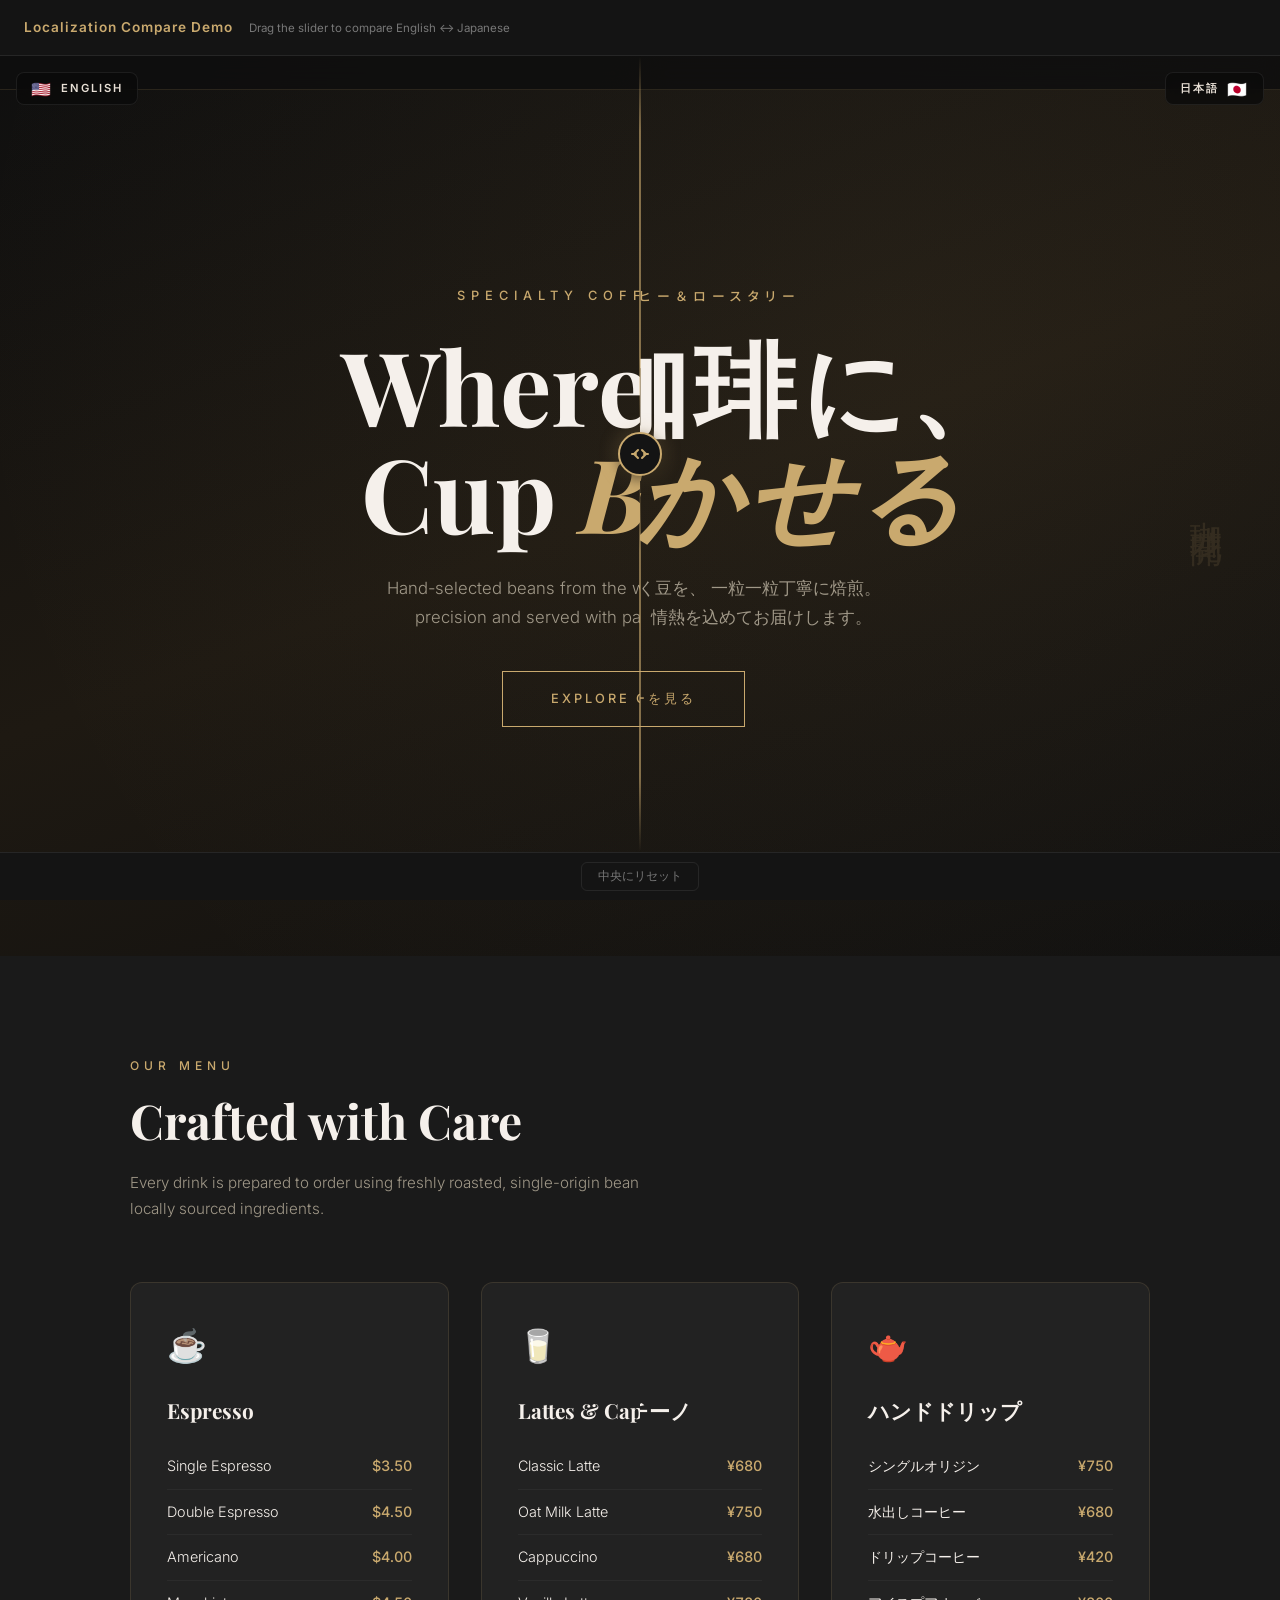
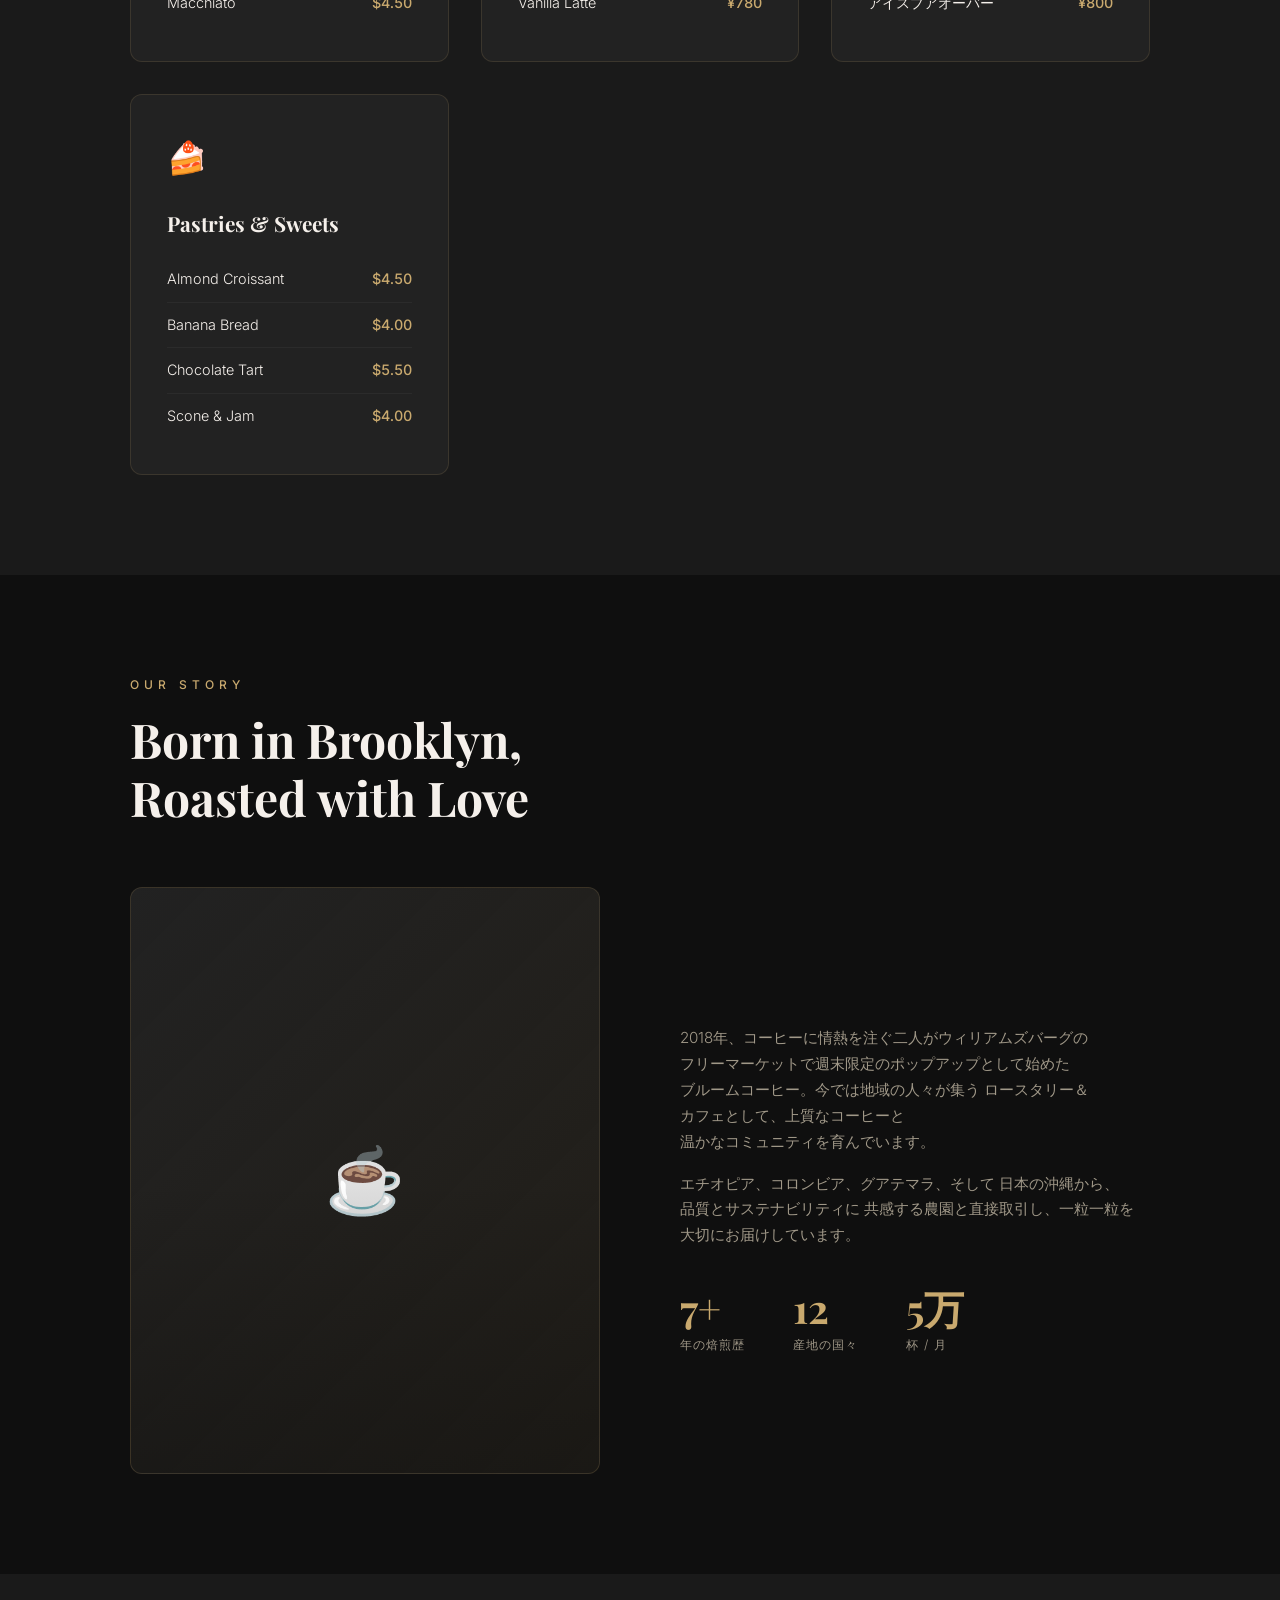
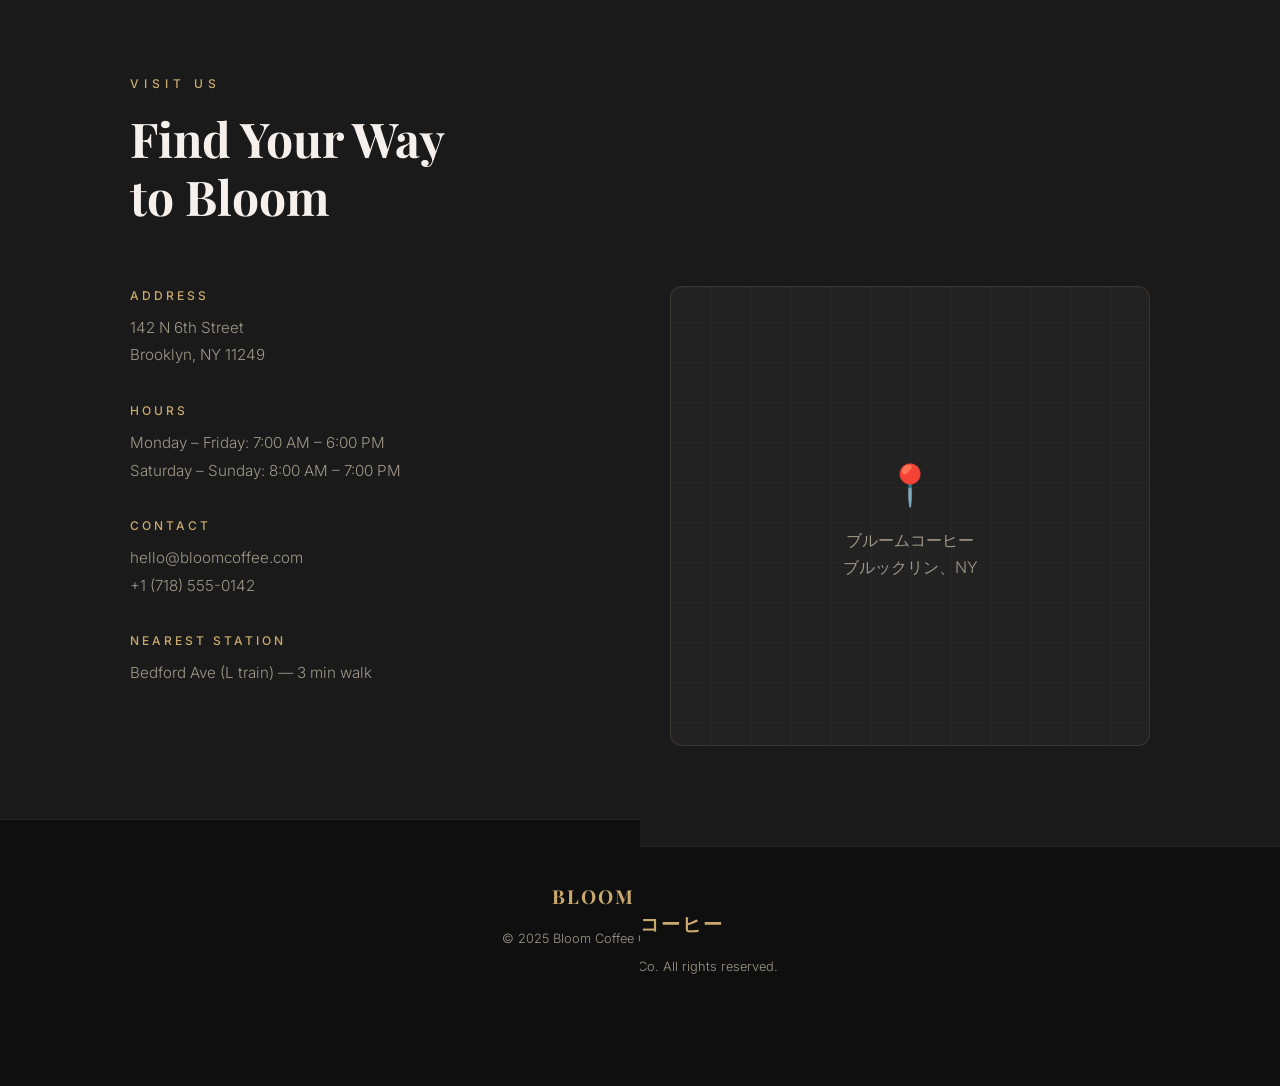
<file: index.html>
<!DOCTYPE html>
<html lang="ja">
<head>
  <meta charset="UTF-8">
  <meta name="viewport" content="width=device-width, initial-scale=1.0">
  <title>ローカライズ比較デモ — Bloom Coffee EN ↔ JA</title>
  <meta name="description" content="英語カフェサイトと日本語ローカライズ版をスライダーで比較するデモページ">
  <link rel="preconnect" href="https://fonts.googleapis.com">
  <link rel="preconnect" href="https://fonts.gstatic.com" crossorigin>
  <link href="https://fonts.googleapis.com/css2?family=Inter:wght@300;400;500;600;700&family=Playfair+Display:ital,wght@0,400;0,700;1,400&family=Noto+Sans+JP:wght@300;400;500;600;700&display=swap" rel="stylesheet">
  <link rel="stylesheet" href="styles.css">
  <link rel="stylesheet" href="demo.css">
</head>
<body>

  <!-- Header Bar -->
  <header class="demo-header" id="demo-header">
    <div class="demo-header-inner">
      <h1 class="demo-title">Localization Compare Demo</h1>
      <p class="demo-subtitle">Drag the slider to compare English ↔ Japanese</p>
    </div>
  </header>

  <!-- Comparison Container (single scroll container) -->
  <div class="compare-viewport" id="compare-viewport">

    <!-- Pane Labels (floating) -->
    <div class="pane-label pane-label--left" id="label-left">
      <span class="pane-label-flag">🇺🇸</span>
      <span class="pane-label-text">ENGLISH</span>
    </div>
    <div class="pane-label pane-label--right" id="label-right">
      <span class="pane-label-text">日本語</span>
      <span class="pane-label-flag">🇯🇵</span>
    </div>

    <!-- Slider Handle -->
    <div class="slider-handle" id="slider-handle">
      <div class="slider-line"></div>
      <div class="slider-knob" id="slider-knob">
        <svg width="20" height="20" viewBox="0 0 20 20" fill="none">
          <path d="M6 10L2 10M14 10L18 10" stroke="currentColor" stroke-width="2" stroke-linecap="round"/>
          <path d="M8 6L4 10L8 14" stroke="currentColor" stroke-width="2" stroke-linecap="round" stroke-linejoin="round"/>
          <path d="M12 6L16 10L12 14" stroke="currentColor" stroke-width="2" stroke-linecap="round" stroke-linejoin="round"/>
        </svg>
      </div>
      <div class="slider-line"></div>
    </div>

    <!-- Scroll Container -->
    <div class="compare-scroll" id="compare-scroll">

      <!-- English Layer (bottom / clipped left) -->
      <div class="compare-layer compare-layer--en" id="layer-en">

        <!-- EN: Navigation -->
        <nav class="navbar">
          <div class="container">
            <div class="logo">Bloom Coffee</div>
            <ul class="nav-links">
              <li><a href="#menu">Menu</a></li>
              <li><a href="#about">About</a></li>
              <li><a href="#access">Visit</a></li>
            </ul>
          </div>
        </nav>

        <!-- EN: Hero -->
        <section class="hero">
          <div class="hero-content">
            <p class="hero-tagline">Specialty Coffee & Roastery</p>
            <h2 class="hero-title">Where Every<br>Cup <em>Blooms</em></h2>
            <p class="hero-desc">
              Hand-selected beans from the world's finest farms,
              roasted with precision and served with passion
              in our Brooklyn studio.
            </p>
            <a href="#menu" class="hero-btn">Explore Our Menu</a>
          </div>
        </section>

        <!-- EN: Menu -->
        <section class="section menu-section" id="menu">
          <div class="container">
            <p class="section-label">Our Menu</p>
            <h2 class="section-title">Crafted with Care</h2>
            <p class="section-desc">
              Every drink is prepared to order using freshly roasted,
              single-origin beans and locally sourced ingredients.
            </p>
            <div class="menu-grid">
              <div class="menu-card">
                <div class="menu-card-icon">☕</div>
                <h3 class="menu-card-title">Espresso</h3>
                <ul class="menu-card-items">
                  <li><span class="item-name">Single Espresso</span><span class="item-price">$3.50</span></li>
                  <li><span class="item-name">Double Espresso</span><span class="item-price">$4.50</span></li>
                  <li><span class="item-name">Americano</span><span class="item-price">$4.00</span></li>
                  <li><span class="item-name">Macchiato</span><span class="item-price">$4.50</span></li>
                </ul>
              </div>
              <div class="menu-card">
                <div class="menu-card-icon">🥛</div>
                <h3 class="menu-card-title">Lattes & Cappuccinos</h3>
                <ul class="menu-card-items">
                  <li><span class="item-name">Classic Latte</span><span class="item-price">$5.50</span></li>
                  <li><span class="item-name">Oat Milk Latte</span><span class="item-price">$6.00</span></li>
                  <li><span class="item-name">Cappuccino</span><span class="item-price">$5.50</span></li>
                  <li><span class="item-name">Vanilla Latte</span><span class="item-price">$6.50</span></li>
                </ul>
              </div>
              <div class="menu-card">
                <div class="menu-card-icon">🫖</div>
                <h3 class="menu-card-title">Pour Over & Drip</h3>
                <ul class="menu-card-items">
                  <li><span class="item-name">Single Origin Pour Over</span><span class="item-price">$6.00</span></li>
                  <li><span class="item-name">Cold Brew (16oz)</span><span class="item-price">$5.50</span></li>
                  <li><span class="item-name">Batch Drip Coffee</span><span class="item-price">$3.00</span></li>
                  <li><span class="item-name">Iced Pour Over</span><span class="item-price">$6.50</span></li>
                </ul>
              </div>
              <div class="menu-card">
                <div class="menu-card-icon">🍰</div>
                <h3 class="menu-card-title">Pastries & Sweets</h3>
                <ul class="menu-card-items">
                  <li><span class="item-name">Almond Croissant</span><span class="item-price">$4.50</span></li>
                  <li><span class="item-name">Banana Bread</span><span class="item-price">$4.00</span></li>
                  <li><span class="item-name">Chocolate Tart</span><span class="item-price">$5.50</span></li>
                  <li><span class="item-name">Scone & Jam</span><span class="item-price">$4.00</span></li>
                </ul>
              </div>
            </div>
          </div>
        </section>

        <!-- EN: About -->
        <section class="section" id="about">
          <div class="container">
            <p class="section-label">Our Story</p>
            <h2 class="section-title">Born in Brooklyn,<br>Roasted with Love</h2>
            <div class="about-grid">
              <div class="about-image">☕</div>
              <div class="about-text">
                <p class="section-desc">
                  Founded in 2018 by two coffee obsessives, Bloom Coffee
                  started as a weekend pop-up at the Williamsburg flea market.
                  Today, our roastery and café serves as a gathering place
                  for the neighborhood — a space where great coffee meets
                  genuine community.
                </p>
                <p class="section-desc" style="margin-top: 16px;">
                  We source our beans directly from farms in Ethiopia,
                  Colombia, Guatemala, and Japan's Okinawa region,
                  building lasting relationships with growers
                  who share our commitment to quality and sustainability.
                </p>
                <div class="about-stats">
                  <div>
                    <div class="stat-number">7+</div>
                    <div class="stat-label">Years Roasting</div>
                  </div>
                  <div>
                    <div class="stat-number">12</div>
                    <div class="stat-label">Origin Countries</div>
                  </div>
                  <div>
                    <div class="stat-number">50k</div>
                    <div class="stat-label">Cups Per Month</div>
                  </div>
                </div>
              </div>
            </div>
          </div>
        </section>

        <!-- EN: Access -->
        <section class="section access-section" id="access">
          <div class="container">
            <p class="section-label">Visit Us</p>
            <h2 class="section-title">Find Your Way<br>to Bloom</h2>
            <div class="access-content">
              <div class="access-info">
                <div class="access-info-item">
                  <p class="access-info-label">Address</p>
                  <p class="access-info-value">142 N 6th Street<br>Brooklyn, NY 11249</p>
                </div>
                <div class="access-info-item">
                  <p class="access-info-label">Hours</p>
                  <p class="access-info-value">Monday – Friday: 7:00 AM – 6:00 PM<br>Saturday – Sunday: 8:00 AM – 7:00 PM</p>
                </div>
                <div class="access-info-item">
                  <p class="access-info-label">Contact</p>
                  <p class="access-info-value">hello@bloomcoffee.com<br>+1 (718) 555-0142</p>
                </div>
                <div class="access-info-item">
                  <p class="access-info-label">Nearest Station</p>
                  <p class="access-info-value">Bedford Ave (L train) — 3 min walk</p>
                </div>
              </div>
              <div class="access-map">
                <div class="map-pin">
                  <span class="map-pin-icon">📍</span>
                  <span>Bloom Coffee<br>Brooklyn, NY</span>
                </div>
              </div>
            </div>
          </div>
        </section>

        <!-- EN: Footer -->
        <footer class="footer">
          <div class="container">
            <div class="footer-logo">Bloom Coffee</div>
            <p class="footer-text">© 2025 Bloom Coffee Co. All rights reserved.</p>
          </div>
        </footer>

      </div><!-- /layer-en -->

      <!-- Japanese Layer (top / clipped right) -->
      <div class="compare-layer compare-layer--ja lang-ja" id="layer-ja">

        <!-- JA: Navigation -->
        <nav class="navbar">
          <div class="container">
            <div class="logo">ブルームコーヒー</div>
            <ul class="nav-links">
              <li><a href="#menu">メニュー</a></li>
              <li><a href="#about">私たちについて</a></li>
              <li><a href="#access">アクセス</a></li>
            </ul>
          </div>
        </nav>

        <!-- JA: Hero -->
        <section class="hero">
          <div class="tategaki">珈琲花開</div>
          <div class="hero-content">
            <p class="hero-tagline">スペシャルティコーヒー＆ロースタリー</p>
            <h2 class="hero-title">一杯の珈琲に、<br><em>花を咲かせる</em></h2>
            <p class="hero-desc">
              世界中の厳選された農園から届く豆を、
              一粒一粒丁寧に焙煎。ブルックリンの
              スタジオから、情熱を込めてお届けします。
            </p>
            <a href="#menu" class="hero-btn">メニューを見る</a>
          </div>
        </section>

        <!-- JA: Menu -->
        <section class="section menu-section">
          <div class="container">
            <p class="section-label">メニュー</p>
            <h2 class="section-title">丁寧に、一杯ずつ</h2>
            <p class="section-desc">
              注文を受けてから一杯ずつ丁寧に抽出。
              新鮮な焙煎豆と地元の厳選素材で仕上げます。
            </p>
            <div class="menu-grid">
              <div class="menu-card">
                <div class="menu-card-icon">☕</div>
                <h3 class="menu-card-title">エスプレッソ</h3>
                <ul class="menu-card-items">
                  <li><span class="item-name">シングルエスプレッソ</span><span class="item-price">¥480</span></li>
                  <li><span class="item-name">ダブルエスプレッソ</span><span class="item-price">¥580</span></li>
                  <li><span class="item-name">アメリカーノ</span><span class="item-price">¥520</span></li>
                  <li><span class="item-name">マキアート</span><span class="item-price">¥580</span></li>
                </ul>
              </div>
              <div class="menu-card">
                <div class="menu-card-icon">🥛</div>
                <h3 class="menu-card-title">ラテ＆カプチーノ</h3>
                <ul class="menu-card-items">
                  <li><span class="item-name">クラシックラテ</span><span class="item-price">¥680</span></li>
                  <li><span class="item-name">オーツミルクラテ</span><span class="item-price">¥750</span></li>
                  <li><span class="item-name">カプチーノ</span><span class="item-price">¥680</span></li>
                  <li><span class="item-name">バニララテ</span><span class="item-price">¥780</span></li>
                </ul>
              </div>
              <div class="menu-card">
                <div class="menu-card-icon">🫖</div>
                <h3 class="menu-card-title">ハンドドリップ</h3>
                <ul class="menu-card-items">
                  <li><span class="item-name">シングルオリジン</span><span class="item-price">¥750</span></li>
                  <li><span class="item-name">水出しコーヒー</span><span class="item-price">¥680</span></li>
                  <li><span class="item-name">ドリップコーヒー</span><span class="item-price">¥420</span></li>
                  <li><span class="item-name">アイスプアオーバー</span><span class="item-price">¥800</span></li>
                </ul>
              </div>
              <div class="menu-card">
                <div class="menu-card-icon">🍰</div>
                <h3 class="menu-card-title">焼き菓子＆スイーツ</h3>
                <ul class="menu-card-items">
                  <li><span class="item-name">アーモンドクロワッサン</span><span class="item-price">¥580</span></li>
                  <li><span class="item-name">バナナブレッド</span><span class="item-price">¥520</span></li>
                  <li><span class="item-name">ショコラタルト</span><span class="item-price">¥680</span></li>
                  <li><span class="item-name">スコーン＆自家製ジャム</span><span class="item-price">¥520</span></li>
                </ul>
              </div>
            </div>
          </div>
        </section>

        <!-- JA: About -->
        <section class="section">
          <div class="container">
            <p class="section-label">私たちのこと</p>
            <h2 class="section-title">ブルックリン生まれ、<br>愛を込めて焙煎</h2>
            <div class="about-grid">
              <div class="about-image">☕</div>
              <div class="about-text">
                <p class="section-desc">
                  2018年、コーヒーに情熱を注ぐ二人がウィリアムズバーグの
                  フリーマーケットで週末限定のポップアップとして始めた
                  ブルームコーヒー。今では地域の人々が集う
                  ロースタリー＆カフェとして、上質なコーヒーと
                  温かなコミュニティを育んでいます。
                </p>
                <p class="section-desc" style="margin-top: 16px;">
                  エチオピア、コロンビア、グアテマラ、そして
                  日本の沖縄から、品質とサステナビリティに
                  共感する農園と直接取引し、一粒一粒を
                  大切にお届けしています。
                </p>
                <div class="about-stats">
                  <div>
                    <div class="stat-number">7+</div>
                    <div class="stat-label">年の焙煎歴</div>
                  </div>
                  <div>
                    <div class="stat-number">12</div>
                    <div class="stat-label">産地の国々</div>
                  </div>
                  <div>
                    <div class="stat-number">5万</div>
                    <div class="stat-label">杯 / 月</div>
                  </div>
                </div>
              </div>
            </div>
          </div>
        </section>

        <!-- JA: Access -->
        <section class="section access-section">
          <div class="container">
            <p class="section-label">アクセス</p>
            <h2 class="section-title">ブルームコーヒーへの<br>行き方</h2>
            <div class="access-content">
              <div class="access-info">
                <div class="access-info-item">
                  <p class="access-info-label">所在地</p>
                  <p class="access-info-value">〒142-0000<br>ニューヨーク州ブルックリン<br>ノース6thストリート 142番地</p>
                </div>
                <div class="access-info-item">
                  <p class="access-info-label">営業時間</p>
                  <p class="access-info-value">月曜〜金曜：7:00 〜 18:00<br>土曜・日曜：8:00 〜 19:00</p>
                </div>
                <div class="access-info-item">
                  <p class="access-info-label">お問い合わせ</p>
                  <p class="access-info-value">hello@bloomcoffee.com<br>+1 (718) 555-0142</p>
                </div>
                <div class="access-info-item">
                  <p class="access-info-label">最寄り駅</p>
                  <p class="access-info-value">ベッドフォードアベニュー駅（L線）より徒歩3分</p>
                </div>
              </div>
              <div class="access-map">
                <div class="map-pin">
                  <span class="map-pin-icon">📍</span>
                  <span>ブルームコーヒー<br>ブルックリン、NY</span>
                </div>
              </div>
            </div>
          </div>
        </section>

        <!-- JA: Footer -->
        <footer class="footer">
          <div class="container">
            <div class="footer-logo">ブルームコーヒー</div>
            <p class="footer-text">© 2025 Bloom Coffee Co. All rights reserved.</p>
          </div>
        </footer>

      </div><!-- /layer-ja -->

    </div><!-- /compare-scroll -->

  </div><!-- /compare-viewport -->

  <!-- Controls Bar -->
  <div class="controls-bar" id="controls-bar">
    <button class="reset-btn" id="reset-btn">中央にリセット</button>
  </div>

  <script src="demo.js"></script>
</body>
</html>
</file>
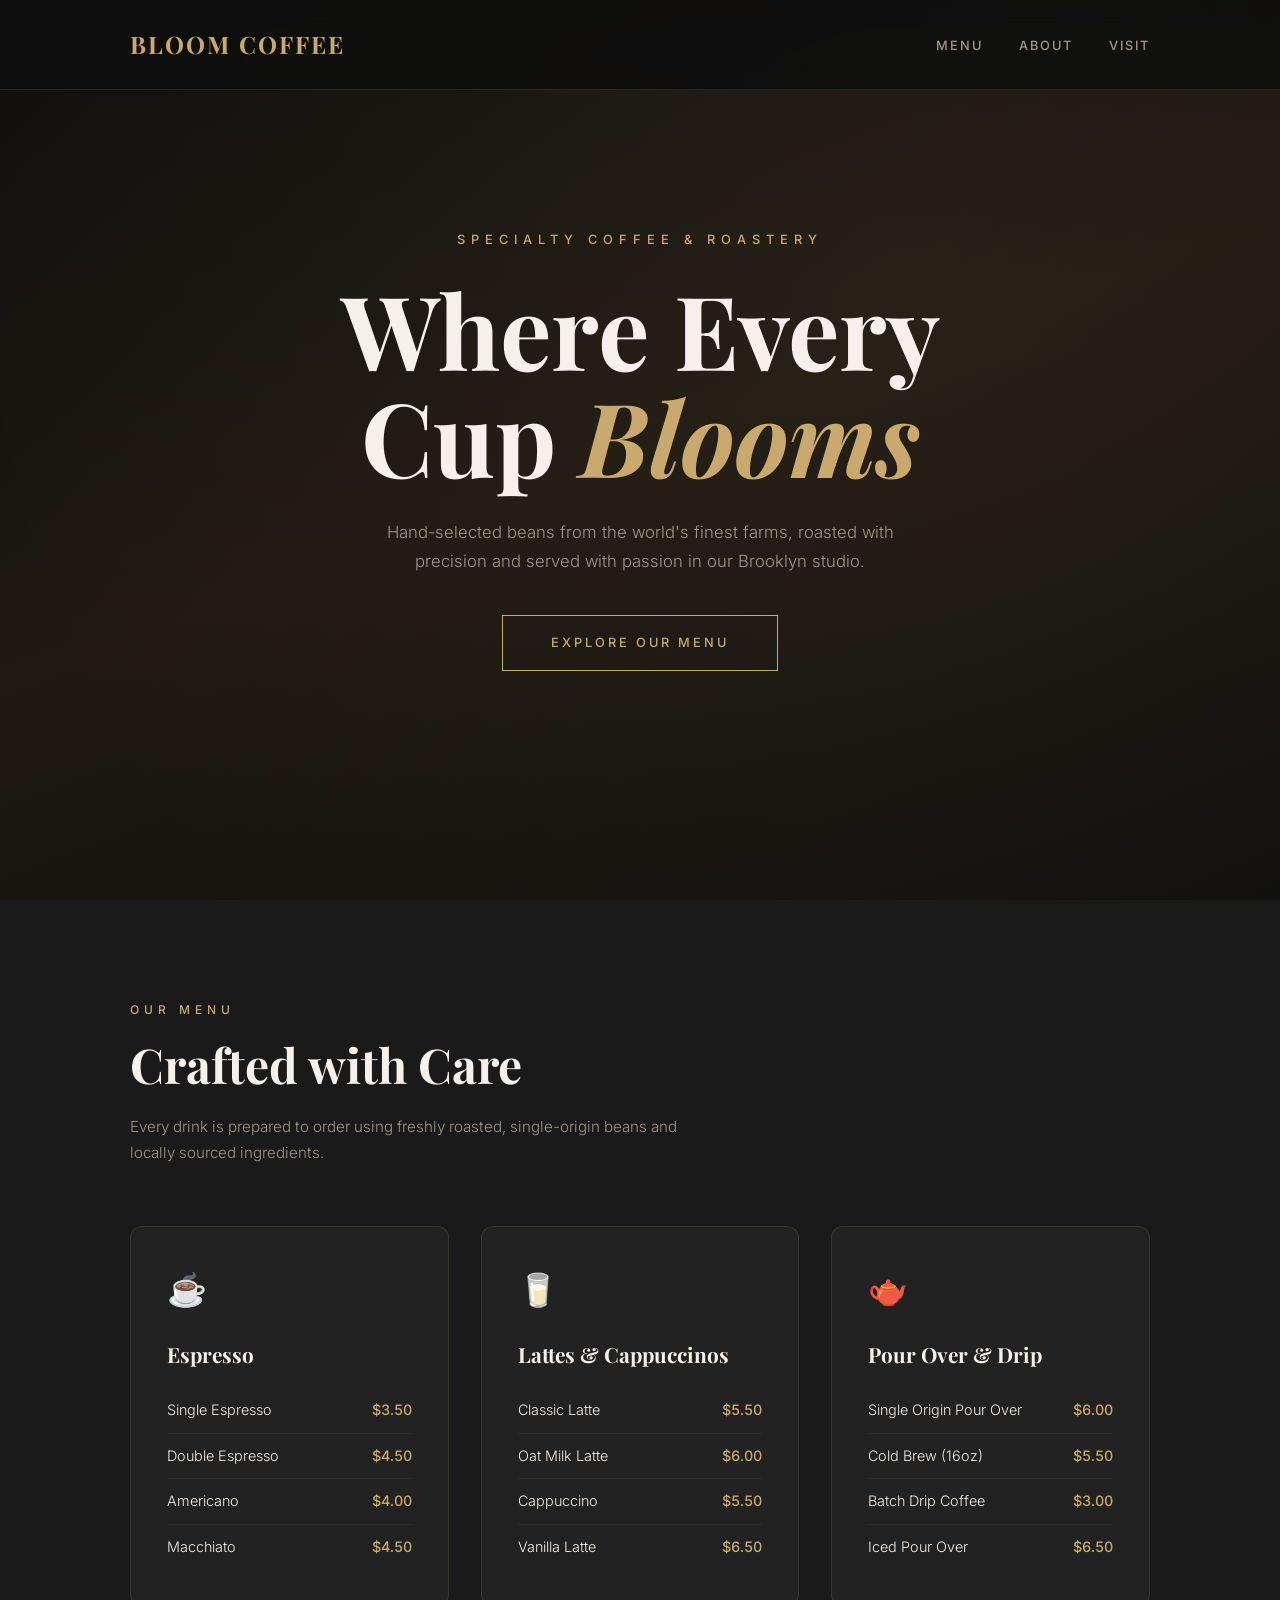
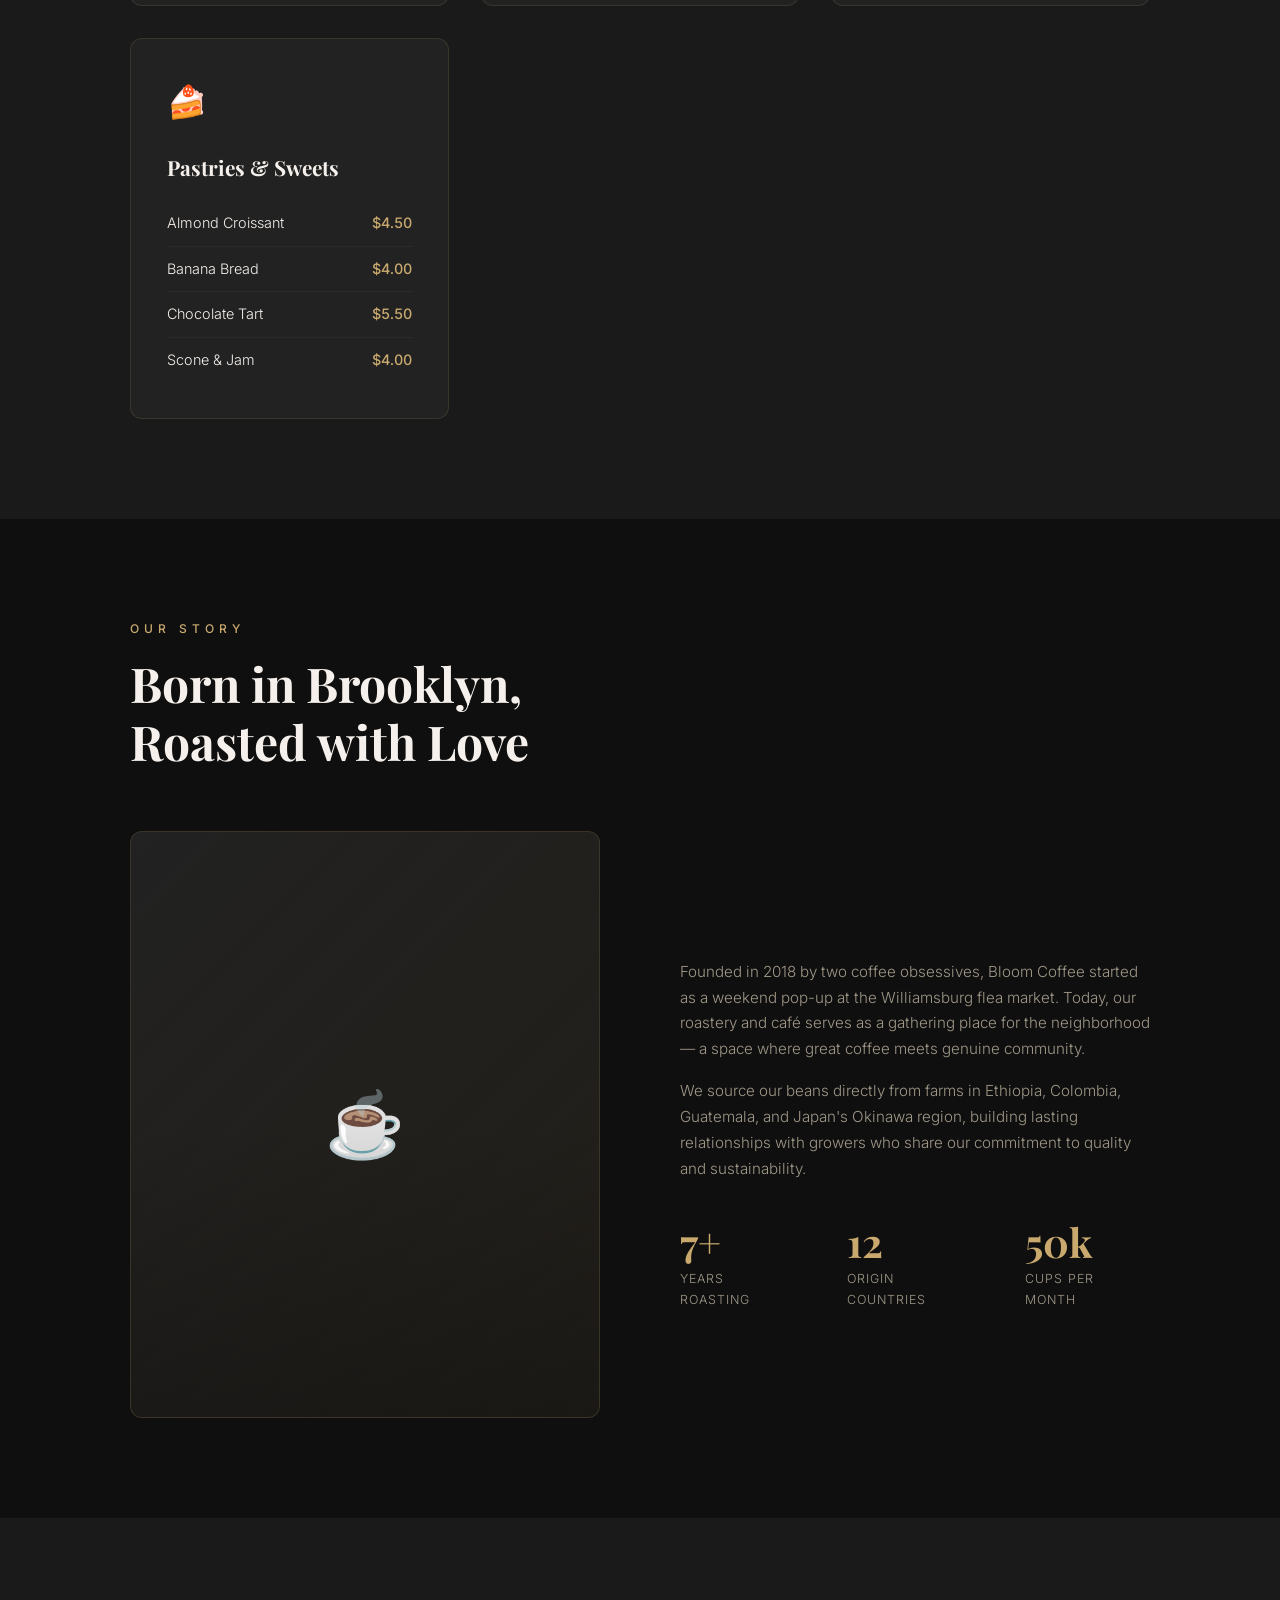
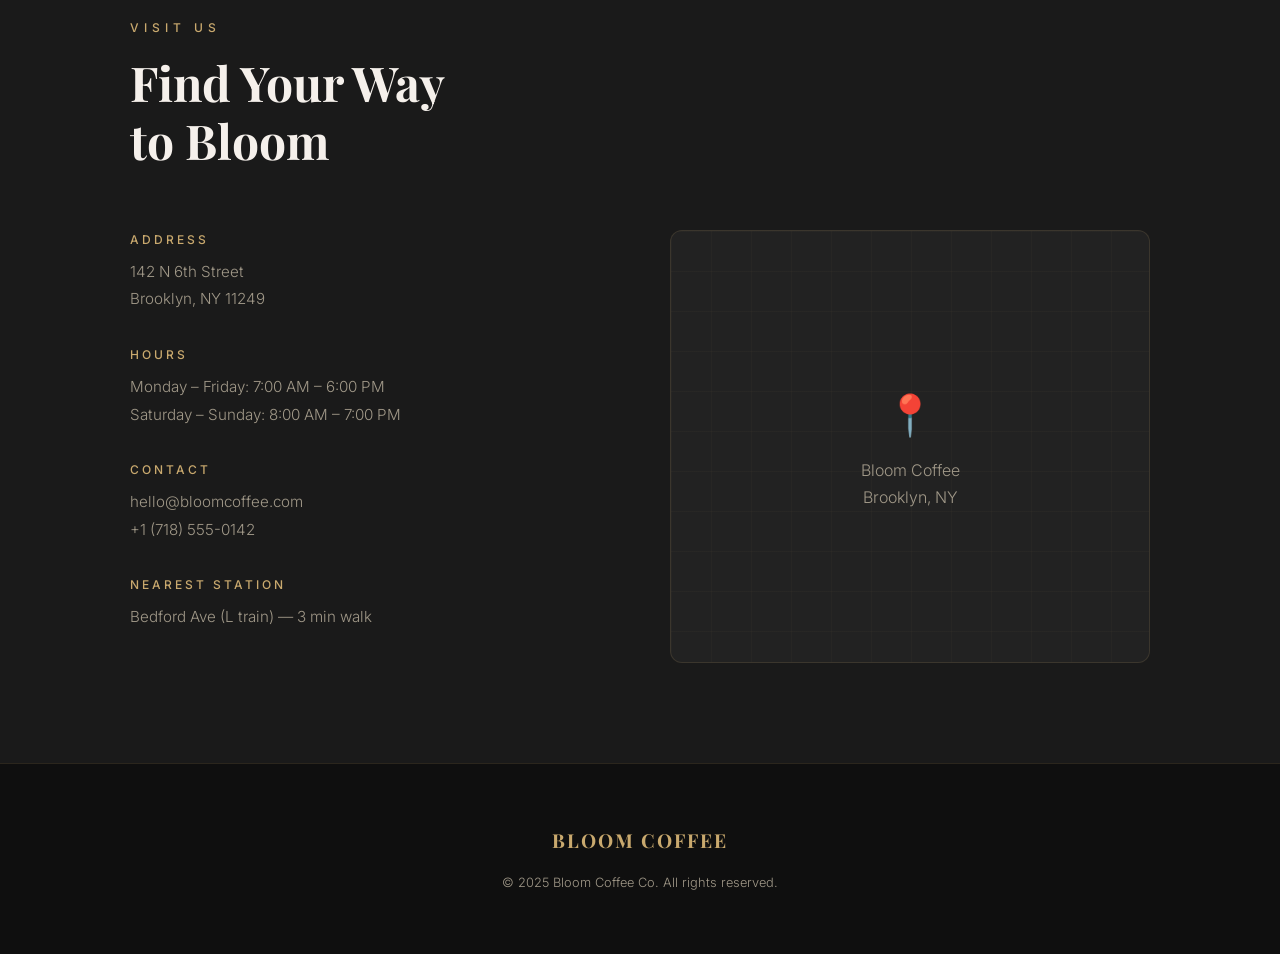
<file: cafe-en.html>
<!DOCTYPE html>
<html lang="en">
<head>
  <meta charset="UTF-8">
  <meta name="viewport" content="width=device-width, initial-scale=1.0">
  <title>Bloom Coffee — Specialty Coffee & Roastery</title>
  <meta name="description" content="Bloom Coffee is a specialty coffee roastery crafting exceptional single-origin coffees in the heart of Brooklyn.">
  <link rel="stylesheet" href="styles.css">
</head>
<body>

  <!-- Navigation -->
  <nav class="navbar" id="navbar">
    <div class="container">
      <div class="logo">Bloom Coffee</div>
      <ul class="nav-links">
        <li><a href="#menu">Menu</a></li>
        <li><a href="#about">About</a></li>
        <li><a href="#access">Visit</a></li>
      </ul>
    </div>
  </nav>

  <!-- Hero -->
  <section class="hero" id="hero">
    <div class="hero-content">
      <p class="hero-tagline">Specialty Coffee & Roastery</p>
      <h1 class="hero-title">Where Every<br>Cup <em>Blooms</em></h1>
      <p class="hero-desc">
        Hand-selected beans from the world's finest farms,
        roasted with precision and served with passion
        in our Brooklyn studio.
      </p>
      <a href="#menu" class="hero-btn">Explore Our Menu</a>
    </div>
  </section>

  <!-- Menu -->
  <section class="section menu-section" id="menu">
    <div class="container">
      <p class="section-label">Our Menu</p>
      <h2 class="section-title">Crafted with Care</h2>
      <p class="section-desc">
        Every drink is prepared to order using freshly roasted,
        single-origin beans and locally sourced ingredients.
      </p>

      <div class="menu-grid">
        <!-- Espresso -->
        <div class="menu-card">
          <div class="menu-card-icon">☕</div>
          <h3 class="menu-card-title">Espresso</h3>
          <ul class="menu-card-items">
            <li><span class="item-name">Single Espresso</span><span class="item-price">$3.50</span></li>
            <li><span class="item-name">Double Espresso</span><span class="item-price">$4.50</span></li>
            <li><span class="item-name">Americano</span><span class="item-price">$4.00</span></li>
            <li><span class="item-name">Macchiato</span><span class="item-price">$4.50</span></li>
          </ul>
        </div>

        <!-- Lattes -->
        <div class="menu-card">
          <div class="menu-card-icon">🥛</div>
          <h3 class="menu-card-title">Lattes & Cappuccinos</h3>
          <ul class="menu-card-items">
            <li><span class="item-name">Classic Latte</span><span class="item-price">$5.50</span></li>
            <li><span class="item-name">Oat Milk Latte</span><span class="item-price">$6.00</span></li>
            <li><span class="item-name">Cappuccino</span><span class="item-price">$5.50</span></li>
            <li><span class="item-name">Vanilla Latte</span><span class="item-price">$6.50</span></li>
          </ul>
        </div>

        <!-- Pour Over -->
        <div class="menu-card">
          <div class="menu-card-icon">🫖</div>
          <h3 class="menu-card-title">Pour Over & Drip</h3>
          <ul class="menu-card-items">
            <li><span class="item-name">Single Origin Pour Over</span><span class="item-price">$6.00</span></li>
            <li><span class="item-name">Cold Brew (16oz)</span><span class="item-price">$5.50</span></li>
            <li><span class="item-name">Batch Drip Coffee</span><span class="item-price">$3.00</span></li>
            <li><span class="item-name">Iced Pour Over</span><span class="item-price">$6.50</span></li>
          </ul>
        </div>

        <!-- Sweets -->
        <div class="menu-card">
          <div class="menu-card-icon">🍰</div>
          <h3 class="menu-card-title">Pastries & Sweets</h3>
          <ul class="menu-card-items">
            <li><span class="item-name">Almond Croissant</span><span class="item-price">$4.50</span></li>
            <li><span class="item-name">Banana Bread</span><span class="item-price">$4.00</span></li>
            <li><span class="item-name">Chocolate Tart</span><span class="item-price">$5.50</span></li>
            <li><span class="item-name">Scone & Jam</span><span class="item-price">$4.00</span></li>
          </ul>
        </div>
      </div>
    </div>
  </section>

  <!-- About -->
  <section class="section" id="about">
    <div class="container">
      <p class="section-label">Our Story</p>
      <h2 class="section-title">Born in Brooklyn,<br>Roasted with Love</h2>

      <div class="about-grid">
        <div class="about-image">☕</div>
        <div class="about-text">
          <p class="section-desc">
            Founded in 2018 by two coffee obsessives, Bloom Coffee
            started as a weekend pop-up at the Williamsburg flea market.
            Today, our roastery and café serves as a gathering place
            for the neighborhood — a space where great coffee meets
            genuine community.
          </p>
          <p class="section-desc" style="margin-top: 16px;">
            We source our beans directly from farms in Ethiopia,
            Colombia, Guatemala, and Japan's Okinawa region,
            building lasting relationships with growers
            who share our commitment to quality and sustainability.
          </p>
          <div class="about-stats">
            <div>
              <div class="stat-number">7+</div>
              <div class="stat-label">Years Roasting</div>
            </div>
            <div>
              <div class="stat-number">12</div>
              <div class="stat-label">Origin Countries</div>
            </div>
            <div>
              <div class="stat-number">50k</div>
              <div class="stat-label">Cups Per Month</div>
            </div>
          </div>
        </div>
      </div>
    </div>
  </section>

  <!-- Access -->
  <section class="section access-section" id="access">
    <div class="container">
      <p class="section-label">Visit Us</p>
      <h2 class="section-title">Find Your Way<br>to Bloom</h2>

      <div class="access-content">
        <div class="access-info">
          <div class="access-info-item">
            <p class="access-info-label">Address</p>
            <p class="access-info-value">
              142 N 6th Street<br>
              Brooklyn, NY 11249
            </p>
          </div>
          <div class="access-info-item">
            <p class="access-info-label">Hours</p>
            <p class="access-info-value">
              Monday – Friday: 7:00 AM – 6:00 PM<br>
              Saturday – Sunday: 8:00 AM – 7:00 PM
            </p>
          </div>
          <div class="access-info-item">
            <p class="access-info-label">Contact</p>
            <p class="access-info-value">
              hello@bloomcoffee.com<br>
              +1 (718) 555-0142
            </p>
          </div>
          <div class="access-info-item">
            <p class="access-info-label">Nearest Station</p>
            <p class="access-info-value">
              Bedford Ave (L train) — 3 min walk
            </p>
          </div>
        </div>
        <div class="access-map">
          <div class="map-pin">
            <span class="map-pin-icon">📍</span>
            <span>Bloom Coffee<br>Brooklyn, NY</span>
          </div>
        </div>
      </div>
    </div>
  </section>

  <!-- Footer -->
  <footer class="footer">
    <div class="container">
      <div class="footer-logo">Bloom Coffee</div>
      <p class="footer-text">© 2025 Bloom Coffee Co. All rights reserved.</p>
    </div>
  </footer>

</body>
</html>
</file>
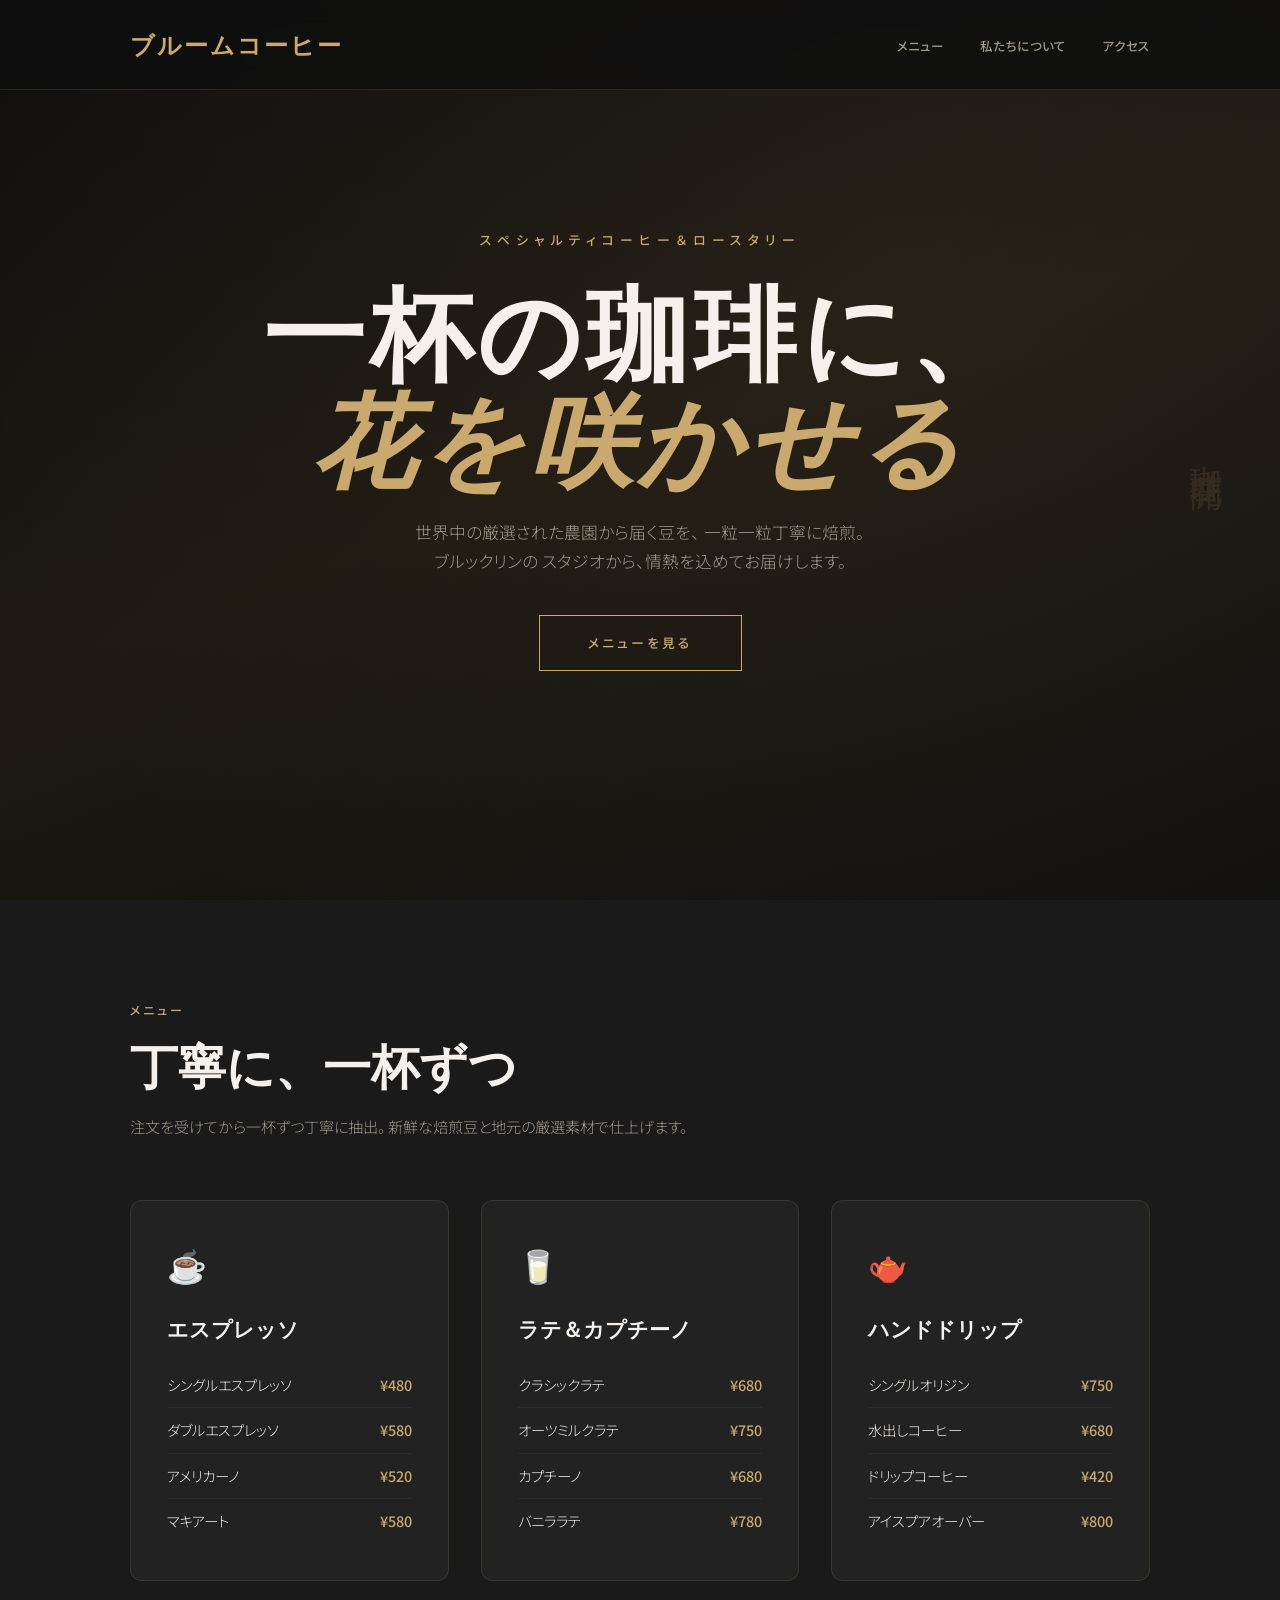
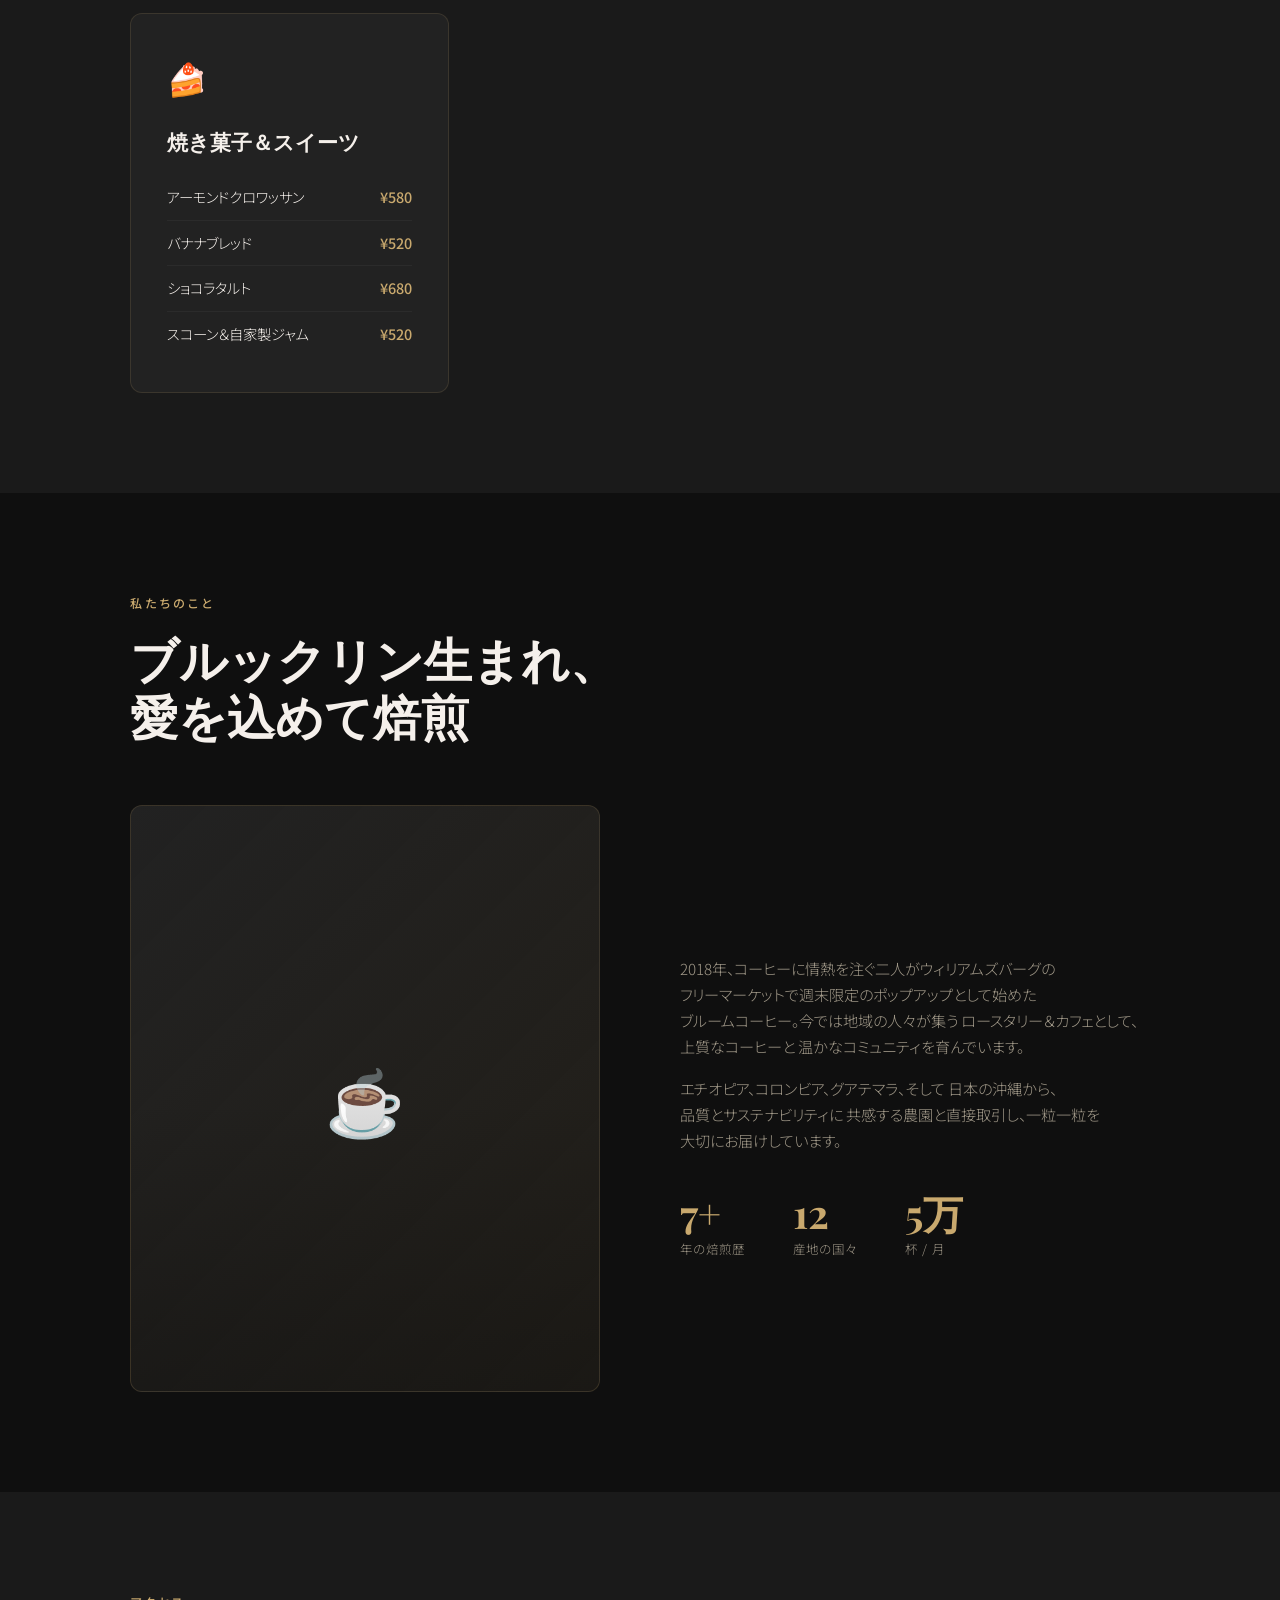
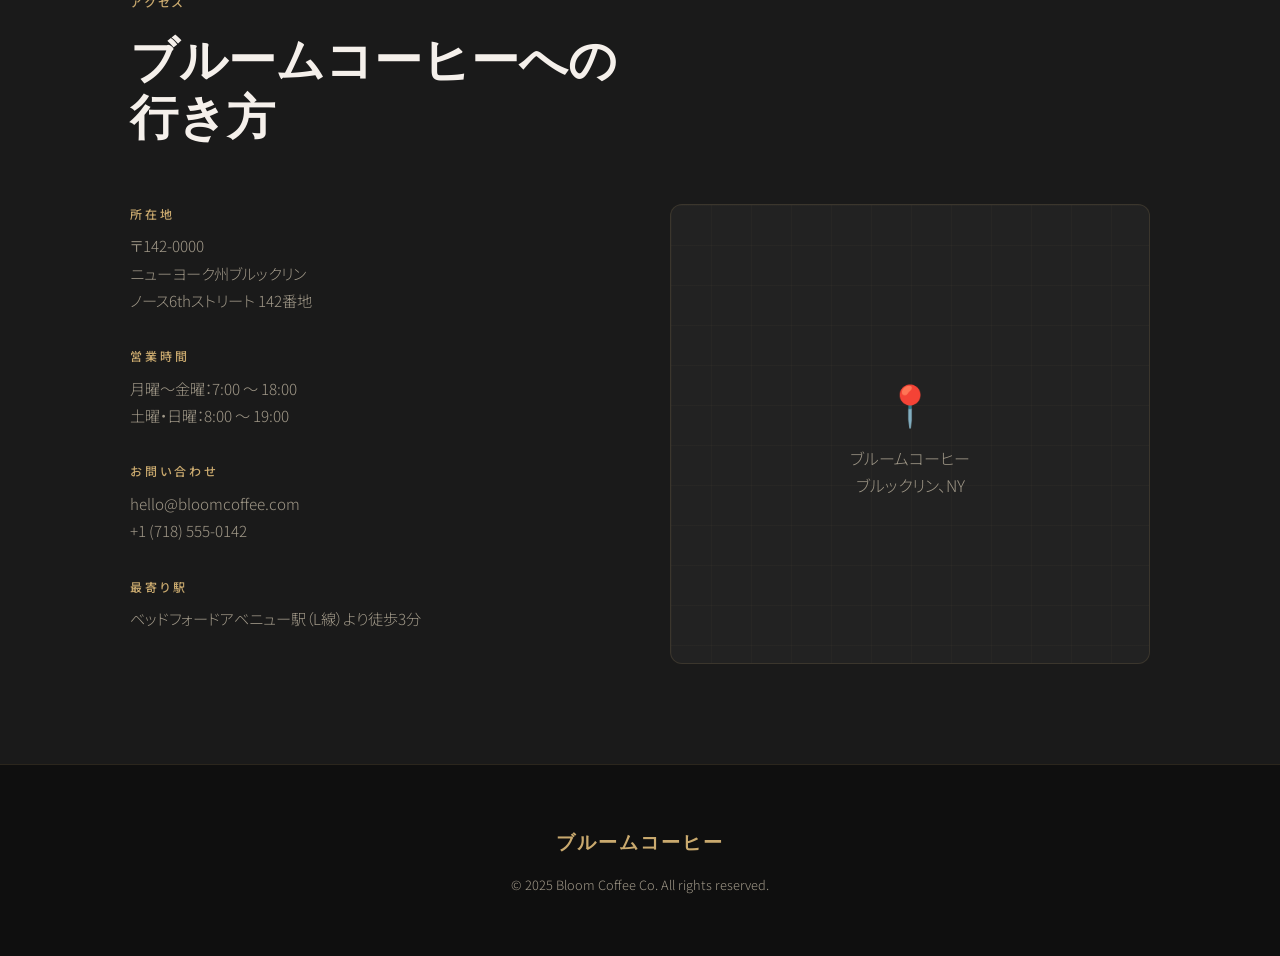
<file: cafe-ja.html>
<!DOCTYPE html>
<html lang="ja">
<head>
  <meta charset="UTF-8">
  <meta name="viewport" content="width=device-width, initial-scale=1.0">
  <title>ブルームコーヒー — スペシャルティコーヒー＆ロースタリー</title>
  <meta name="description" content="ブルームコーヒーは、ブルックリンの中心で最高品質のシングルオリジンコーヒーを提供するスペシャルティコーヒーロースタリーです。">
  <link rel="preconnect" href="https://fonts.googleapis.com">
  <link rel="preconnect" href="https://fonts.gstatic.com" crossorigin>
  <link href="https://fonts.googleapis.com/css2?family=Noto+Sans+JP:wght@300;400;500;600;700&display=swap" rel="stylesheet">
  <link rel="stylesheet" href="styles.css">
</head>
<body class="lang-ja">

  <!-- Navigation -->
  <nav class="navbar" id="navbar">
    <div class="container">
      <div class="logo">ブルームコーヒー</div>
      <ul class="nav-links">
        <li><a href="#menu">メニュー</a></li>
        <li><a href="#about">私たちについて</a></li>
        <li><a href="#access">アクセス</a></li>
      </ul>
    </div>
  </nav>

  <!-- Hero -->
  <section class="hero" id="hero">
    <div class="tategaki">珈琲花開</div>
    <div class="hero-content">
      <p class="hero-tagline">スペシャルティコーヒー＆ロースタリー</p>
      <h1 class="hero-title">一杯の珈琲に、<br><em>花を咲かせる</em></h1>
      <p class="hero-desc">
        世界中の厳選された農園から届く豆を、
        一粒一粒丁寧に焙煎。ブルックリンの
        スタジオから、情熱を込めてお届けします。
      </p>
      <a href="#menu" class="hero-btn">メニューを見る</a>
    </div>
  </section>

  <!-- Menu -->
  <section class="section menu-section" id="menu">
    <div class="container">
      <p class="section-label">メニュー</p>
      <h2 class="section-title">丁寧に、一杯ずつ</h2>
      <p class="section-desc">
        注文を受けてから一杯ずつ丁寧に抽出。
        新鮮な焙煎豆と地元の厳選素材で仕上げます。
      </p>

      <div class="menu-grid">
        <!-- エスプレッソ -->
        <div class="menu-card">
          <div class="menu-card-icon">☕</div>
          <h3 class="menu-card-title">エスプレッソ</h3>
          <ul class="menu-card-items">
            <li><span class="item-name">シングルエスプレッソ</span><span class="item-price">¥480</span></li>
            <li><span class="item-name">ダブルエスプレッソ</span><span class="item-price">¥580</span></li>
            <li><span class="item-name">アメリカーノ</span><span class="item-price">¥520</span></li>
            <li><span class="item-name">マキアート</span><span class="item-price">¥580</span></li>
          </ul>
        </div>

        <!-- ラテ -->
        <div class="menu-card">
          <div class="menu-card-icon">🥛</div>
          <h3 class="menu-card-title">ラテ＆カプチーノ</h3>
          <ul class="menu-card-items">
            <li><span class="item-name">クラシックラテ</span><span class="item-price">¥680</span></li>
            <li><span class="item-name">オーツミルクラテ</span><span class="item-price">¥750</span></li>
            <li><span class="item-name">カプチーノ</span><span class="item-price">¥680</span></li>
            <li><span class="item-name">バニララテ</span><span class="item-price">¥780</span></li>
          </ul>
        </div>

        <!-- ハンドドリップ -->
        <div class="menu-card">
          <div class="menu-card-icon">🫖</div>
          <h3 class="menu-card-title">ハンドドリップ</h3>
          <ul class="menu-card-items">
            <li><span class="item-name">シングルオリジン</span><span class="item-price">¥750</span></li>
            <li><span class="item-name">水出しコーヒー</span><span class="item-price">¥680</span></li>
            <li><span class="item-name">ドリップコーヒー</span><span class="item-price">¥420</span></li>
            <li><span class="item-name">アイスプアオーバー</span><span class="item-price">¥800</span></li>
          </ul>
        </div>

        <!-- スイーツ -->
        <div class="menu-card">
          <div class="menu-card-icon">🍰</div>
          <h3 class="menu-card-title">焼き菓子＆スイーツ</h3>
          <ul class="menu-card-items">
            <li><span class="item-name">アーモンドクロワッサン</span><span class="item-price">¥580</span></li>
            <li><span class="item-name">バナナブレッド</span><span class="item-price">¥520</span></li>
            <li><span class="item-name">ショコラタルト</span><span class="item-price">¥680</span></li>
            <li><span class="item-name">スコーン＆自家製ジャム</span><span class="item-price">¥520</span></li>
          </ul>
        </div>
      </div>
    </div>
  </section>

  <!-- About -->
  <section class="section" id="about">
    <div class="container">
      <p class="section-label">私たちのこと</p>
      <h2 class="section-title">ブルックリン生まれ、<br>愛を込めて焙煎</h2>

      <div class="about-grid">
        <div class="about-image">☕</div>
        <div class="about-text">
          <p class="section-desc">
            2018年、コーヒーに情熱を注ぐ二人がウィリアムズバーグの
            フリーマーケットで週末限定のポップアップとして始めた
            ブルームコーヒー。今では地域の人々が集う
            ロースタリー＆カフェとして、上質なコーヒーと
            温かなコミュニティを育んでいます。
          </p>
          <p class="section-desc" style="margin-top: 16px;">
            エチオピア、コロンビア、グアテマラ、そして
            日本の沖縄から、品質とサステナビリティに
            共感する農園と直接取引し、一粒一粒を
            大切にお届けしています。
          </p>
          <div class="about-stats">
            <div>
              <div class="stat-number">7+</div>
              <div class="stat-label">年の焙煎歴</div>
            </div>
            <div>
              <div class="stat-number">12</div>
              <div class="stat-label">産地の国々</div>
            </div>
            <div>
              <div class="stat-number">5万</div>
              <div class="stat-label">杯 / 月</div>
            </div>
          </div>
        </div>
      </div>
    </div>
  </section>

  <!-- Access -->
  <section class="section access-section" id="access">
    <div class="container">
      <p class="section-label">アクセス</p>
      <h2 class="section-title">ブルームコーヒーへの<br>行き方</h2>

      <div class="access-content">
        <div class="access-info">
          <div class="access-info-item">
            <p class="access-info-label">所在地</p>
            <p class="access-info-value">
              〒142-0000<br>
              ニューヨーク州ブルックリン<br>
              ノース6thストリート 142番地
            </p>
          </div>
          <div class="access-info-item">
            <p class="access-info-label">営業時間</p>
            <p class="access-info-value">
              月曜〜金曜：7:00 〜 18:00<br>
              土曜・日曜：8:00 〜 19:00
            </p>
          </div>
          <div class="access-info-item">
            <p class="access-info-label">お問い合わせ</p>
            <p class="access-info-value">
              hello@bloomcoffee.com<br>
              +1 (718) 555-0142
            </p>
          </div>
          <div class="access-info-item">
            <p class="access-info-label">最寄り駅</p>
            <p class="access-info-value">
              ベッドフォードアベニュー駅（L線）より徒歩3分
            </p>
          </div>
        </div>
        <div class="access-map">
          <div class="map-pin">
            <span class="map-pin-icon">📍</span>
            <span>ブルームコーヒー<br>ブルックリン、NY</span>
          </div>
        </div>
      </div>
    </div>
  </section>

  <!-- Footer -->
  <footer class="footer">
    <div class="container">
      <div class="footer-logo">ブルームコーヒー</div>
      <p class="footer-text">© 2025 Bloom Coffee Co. All rights reserved.</p>
    </div>
  </footer>

</body>
</html>
</file>
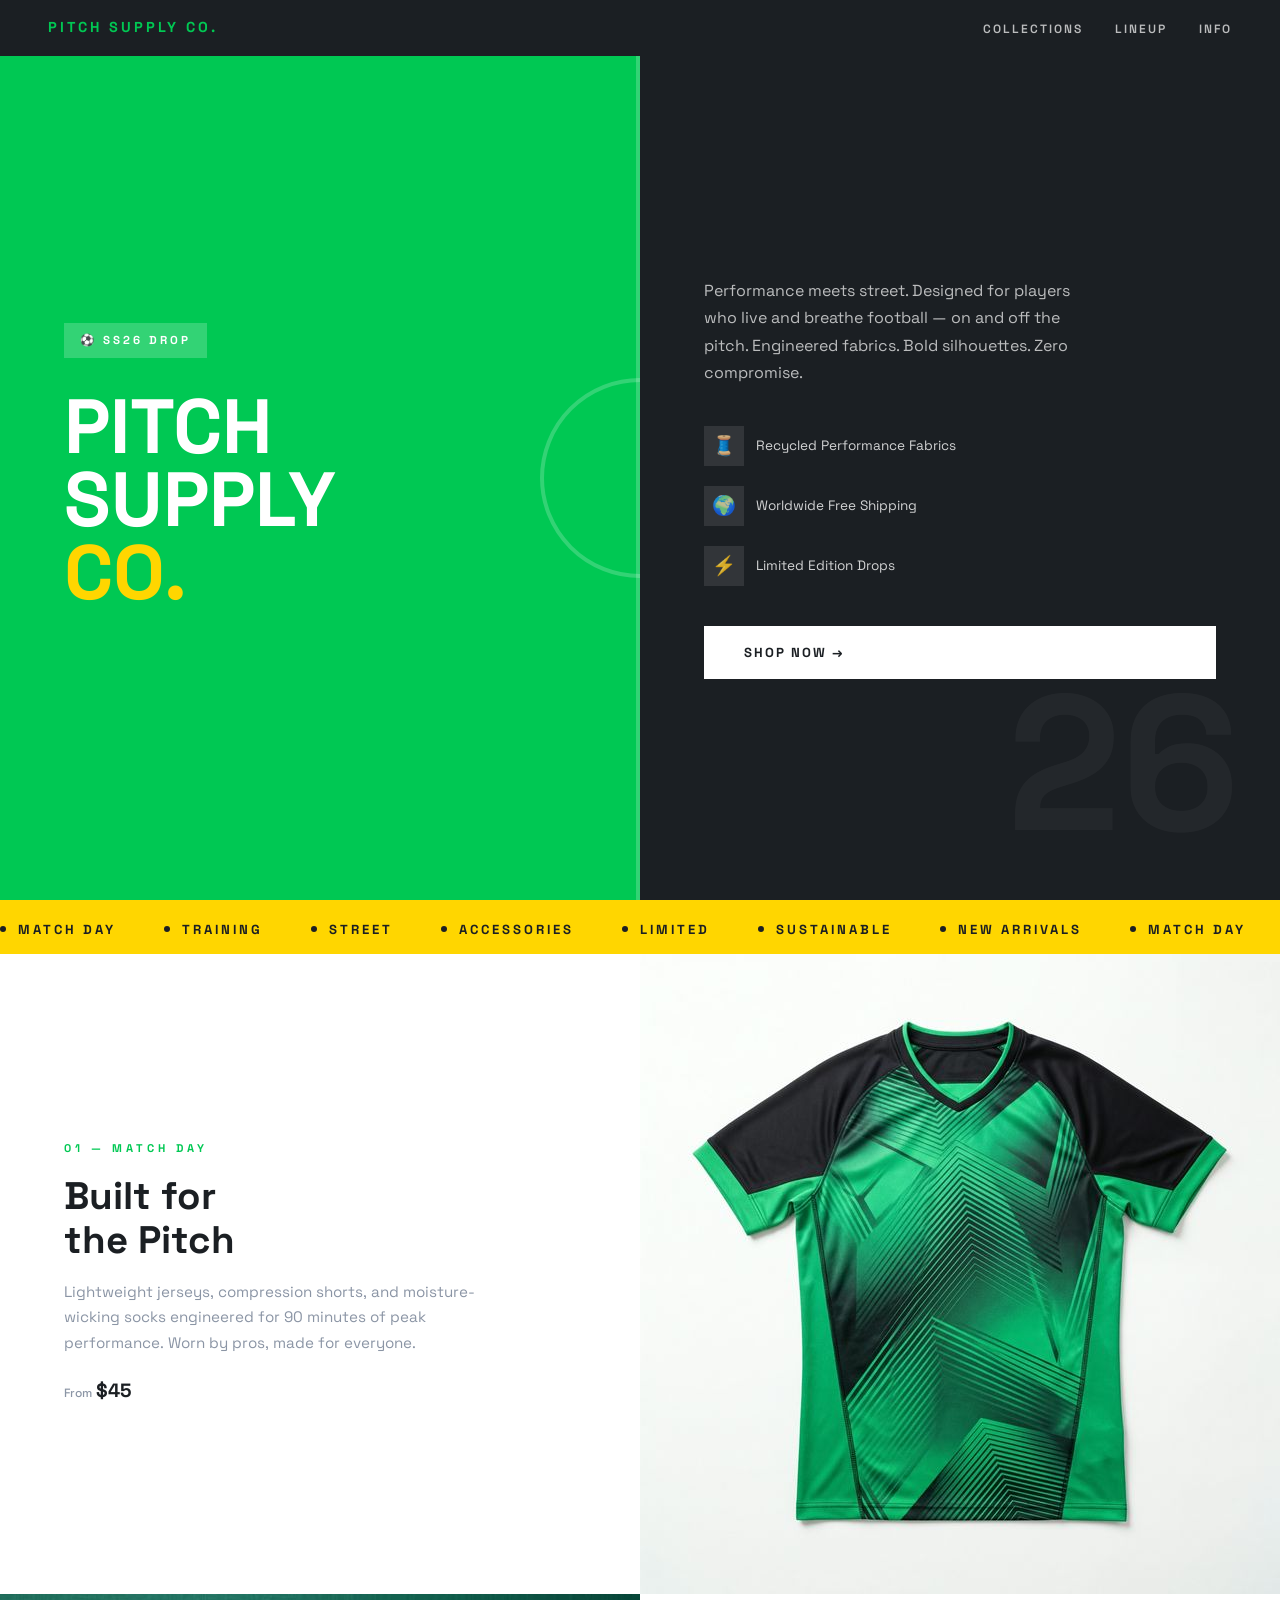
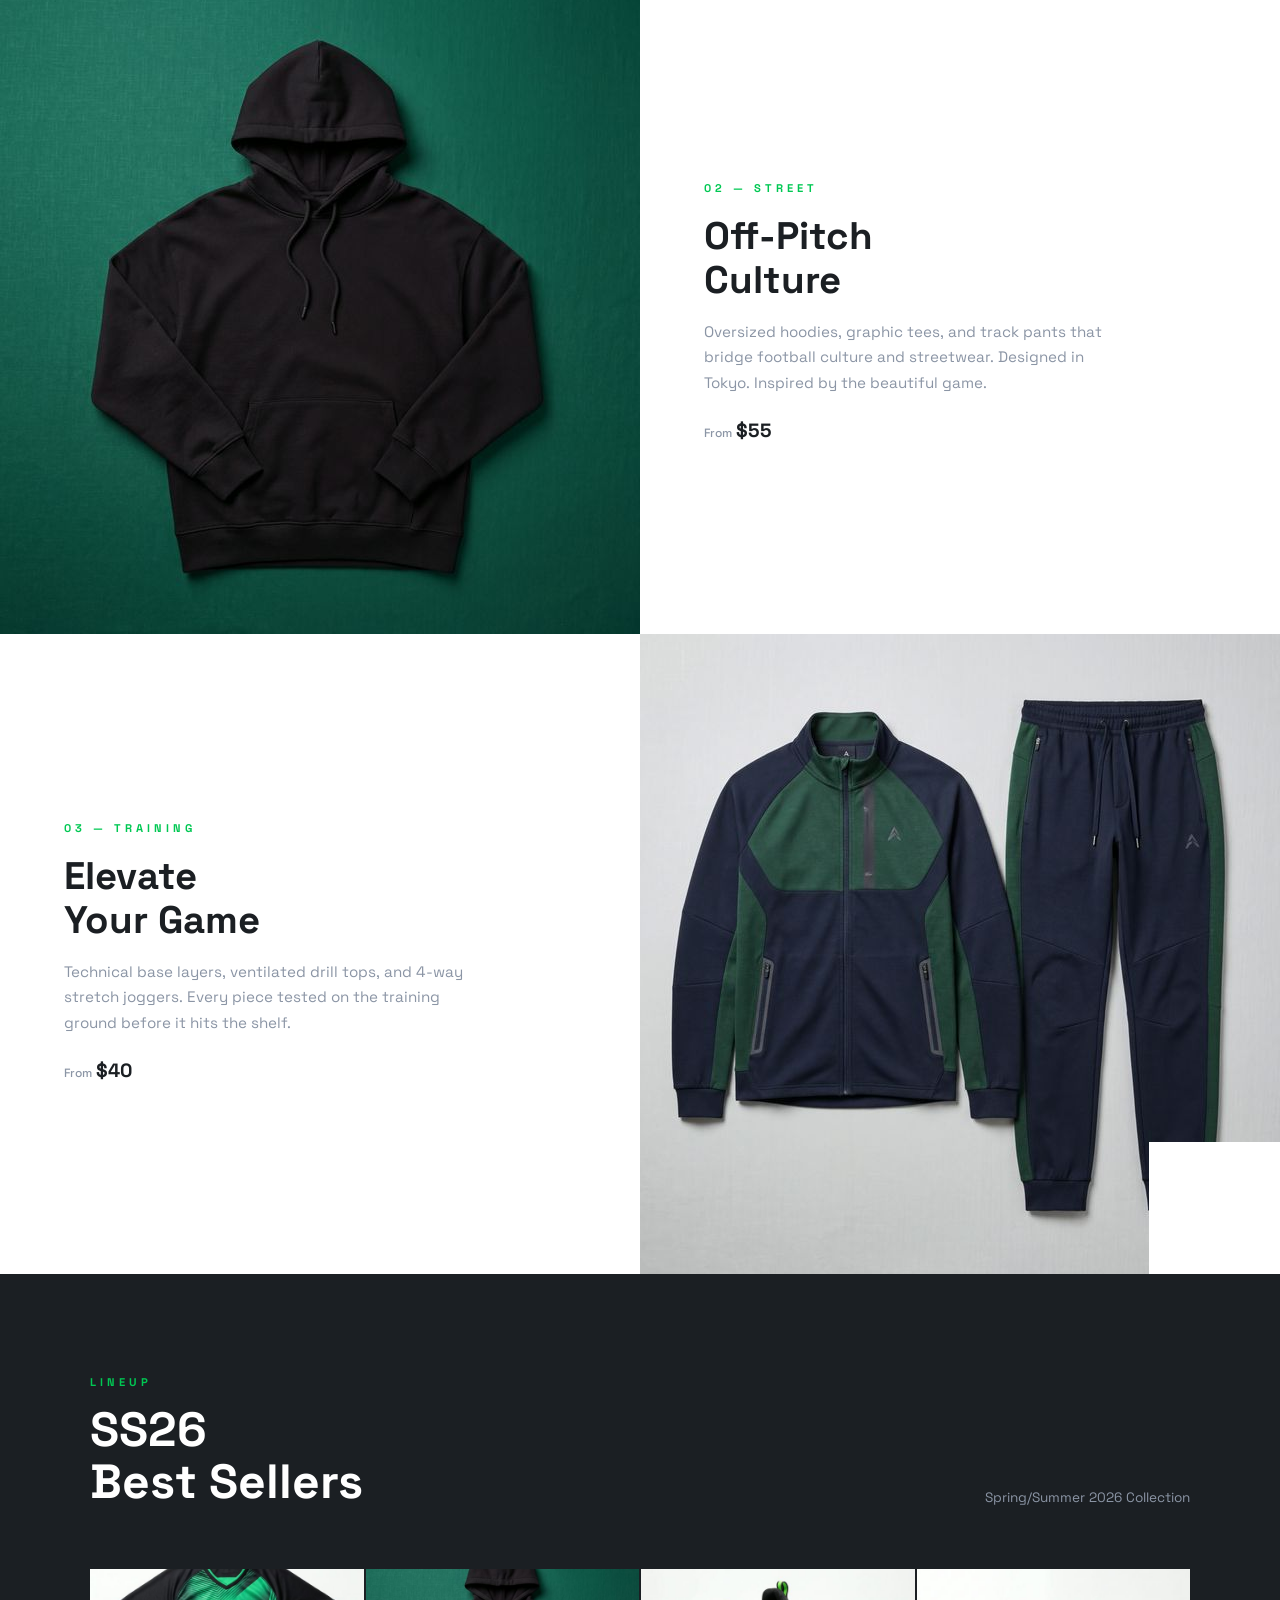
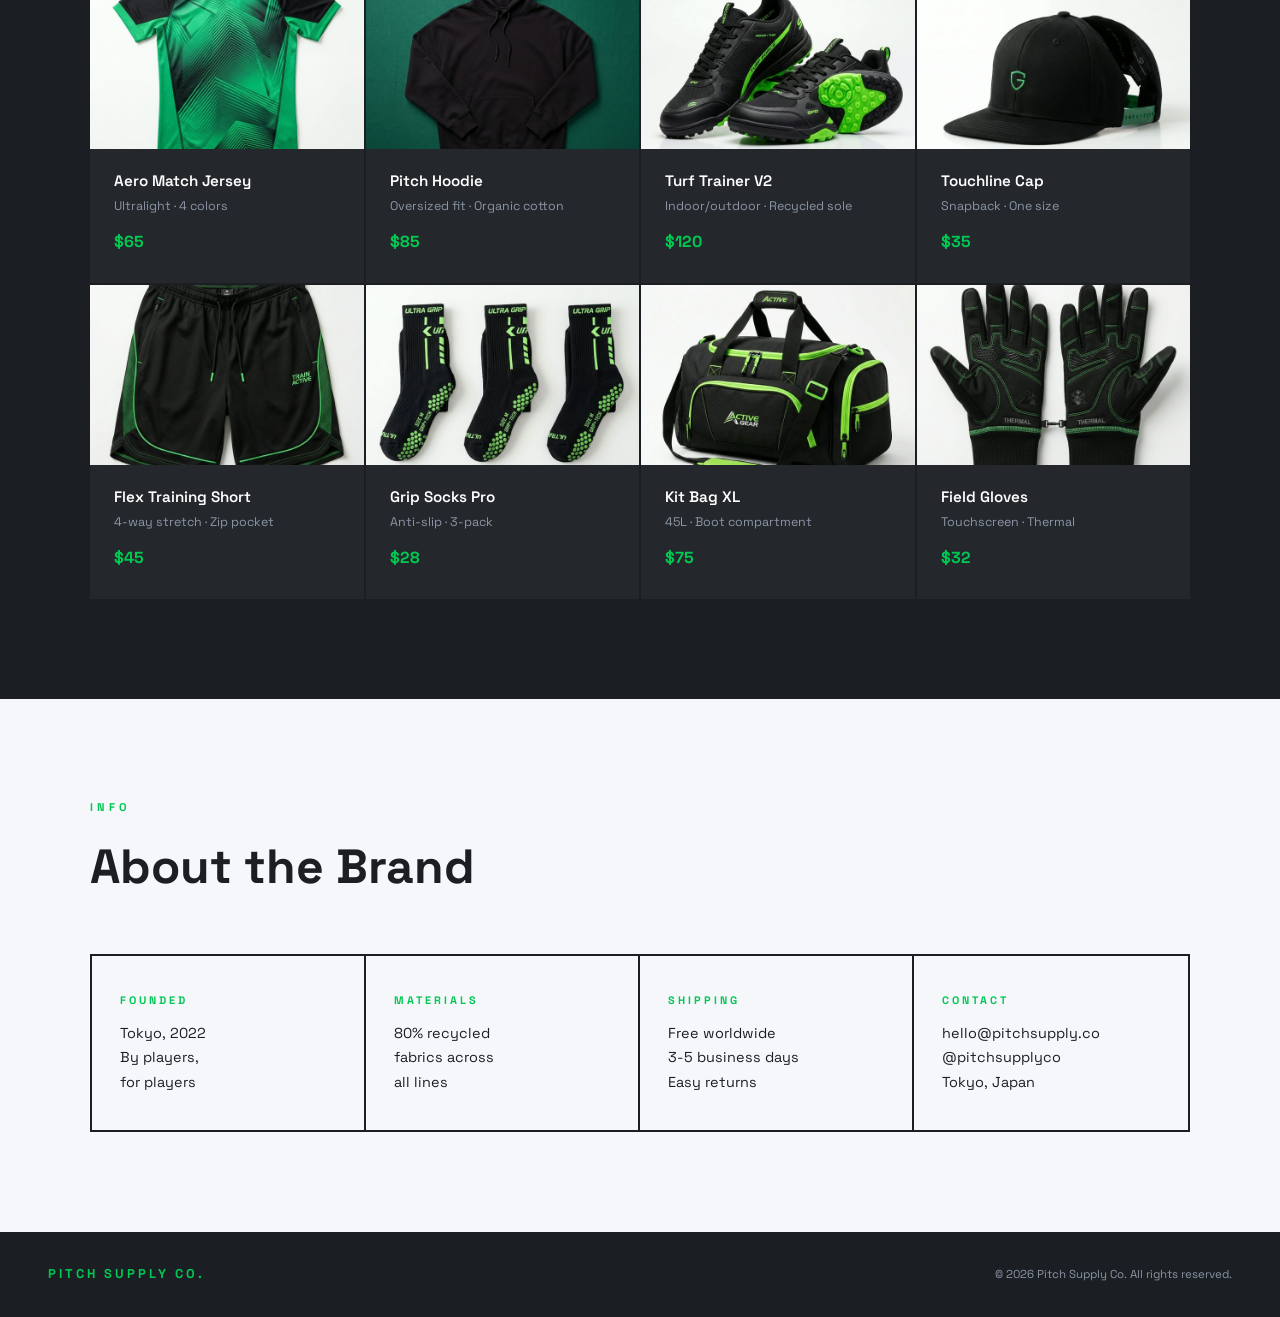
<file: soccer-en.html>
﻿<!DOCTYPE html>
<html lang="en">
<head>
  <meta charset="UTF-8">
  <meta name="viewport" content="width=device-width, initial-scale=1.0">
  <title>PITCH SUPPLY CO. — Performance Meets Street</title>
  <meta name="description" content="Soccer apparel designed for players who live football on and off the pitch. Engineered fabrics, bold silhouettes, zero compromise.">
  <link rel="preconnect" href="https://fonts.googleapis.com">
  <link rel="preconnect" href="https://fonts.gstatic.com" crossorigin>
  <link href="https://fonts.googleapis.com/css2?family=Space+Grotesk:wght@400;500;600;700&display=swap" rel="stylesheet">
  <link rel="stylesheet" href="soccer-styles.css">
</head>
<body>

  <nav class="sf-nav" id="navbar">
    <div class="sf-nav-logo">PITCH SUPPLY CO.</div>
    <ul class="sf-nav-links">
      <li><a href="#collections">Collections</a></li>
      <li><a href="#lineup">Lineup</a></li>
      <li><a href="#info">Info</a></li>
    </ul>
  </nav>

  <section class="sf-hero">
    <div class="sf-hero-left">
      <div class="sf-hero-badge">⚽ SS26 Drop</div>
      <h1 class="sf-hero-title">PITCH<br>SUPPLY<br><span class="sf-accent">CO.</span></h1>
    </div>
    <div class="sf-hero-right">
      <p class="sf-hero-sub">
        Performance meets street. Designed for players
        who live and breathe football — on and off the pitch.
        Engineered fabrics. Bold silhouettes. Zero compromise.
      </p>
      <div class="sf-hero-meta">
        <div class="sf-hero-meta-item">
          <div class="sf-hero-meta-icon">🧵</div>
          <span>Recycled Performance Fabrics</span>
        </div>
        <div class="sf-hero-meta-item">
          <div class="sf-hero-meta-icon">🌍</div>
          <span>Worldwide Free Shipping</span>
        </div>
        <div class="sf-hero-meta-item">
          <div class="sf-hero-meta-icon">⚡</div>
          <span>Limited Edition Drops</span>
        </div>
      </div>
      <a href="#collections" class="sf-hero-cta">Shop Now →</a>
      <div class="sf-hero-number">26</div>
    </div>
  </section>

  <div class="sf-strip">
    <div class="sf-strip-inner">
      <span class="sf-strip-item"><span class="sf-strip-dot"></span>Match Day</span>
      <span class="sf-strip-item"><span class="sf-strip-dot"></span>Training</span>
      <span class="sf-strip-item"><span class="sf-strip-dot"></span>Street</span>
      <span class="sf-strip-item"><span class="sf-strip-dot"></span>Accessories</span>
      <span class="sf-strip-item"><span class="sf-strip-dot"></span>Limited</span>
      <span class="sf-strip-item"><span class="sf-strip-dot"></span>Sustainable</span>
      <span class="sf-strip-item"><span class="sf-strip-dot"></span>New Arrivals</span>
      <span class="sf-strip-item"><span class="sf-strip-dot"></span>Match Day</span>
      <span class="sf-strip-item"><span class="sf-strip-dot"></span>Training</span>
      <span class="sf-strip-item"><span class="sf-strip-dot"></span>Street</span>
      <span class="sf-strip-item"><span class="sf-strip-dot"></span>Accessories</span>
      <span class="sf-strip-item"><span class="sf-strip-dot"></span>Limited</span>
      <span class="sf-strip-item"><span class="sf-strip-dot"></span>Sustainable</span>
      <span class="sf-strip-item"><span class="sf-strip-dot"></span>New Arrivals</span>
    </div>
  </div>

  <div class="sf-collections" id="collections">
    <div class="sf-col-block">
      <div class="sf-col-text">
        <p class="sf-col-label">01 — Match Day</p>
        <h2 class="sf-col-title">Built for<br>the Pitch</h2>
        <p class="sf-col-desc">Lightweight jerseys, compression shorts, and moisture-wicking socks engineered for 90 minutes of peak performance. Worn by pros, made for everyone.</p>
        <p class="sf-col-price"><span class="sf-price-from">From</span>$45</p>
      </div>
      <div class="sf-col-visual sf-col-visual-1"><img src="images/matchday-jersey.png" alt="Match Day Jersey"></div>
    </div>
    <div class="sf-col-block">
      <div class="sf-col-text">
        <p class="sf-col-label">02 — Street</p>
        <h2 class="sf-col-title">Off-Pitch<br>Culture</h2>
        <p class="sf-col-desc">Oversized hoodies, graphic tees, and track pants that bridge football culture and streetwear. Designed in Tokyo. Inspired by the beautiful game.</p>
        <p class="sf-col-price"><span class="sf-price-from">From</span>$55</p>
      </div>
      <div class="sf-col-visual sf-col-visual-2"><img src="images/street-hoodie.png" alt="Street Hoodie"></div>
    </div>
    <div class="sf-col-block">
      <div class="sf-col-text">
        <p class="sf-col-label">03 — Training</p>
        <h2 class="sf-col-title">Elevate<br>Your Game</h2>
        <p class="sf-col-desc">Technical base layers, ventilated drill tops, and 4-way stretch joggers. Every piece tested on the training ground before it hits the shelf.</p>
        <p class="sf-col-price"><span class="sf-price-from">From</span>$40</p>
      </div>
      <div class="sf-col-visual sf-col-visual-3"><img src="images/training-gear.png" alt="Training Gear"></div>
    </div>
  </div>

  <section class="sf-lineup" id="lineup">
    <div class="sf-lineup-header">
      <div>
        <p class="sf-lineup-label">Lineup</p>
        <h2 class="sf-lineup-title">SS26<br>Best Sellers</h2>
      </div>
      <p class="sf-lineup-sub">Spring/Summer 2026 Collection</p>
    </div>
    <div class="sf-lineup-grid">
      <div class="sf-lineup-item">
        <img class="sf-lineup-img" src="images/matchday-jersey.png" alt="Aero Match Jersey">
        <div class="sf-lineup-body">
          <div class="sf-lineup-name">Aero Match Jersey</div>
          <div class="sf-lineup-detail">Ultralight · 4 colors</div>
          <div class="sf-lineup-price">$65</div>
        </div>
      </div>
      <div class="sf-lineup-item">
        <img class="sf-lineup-img" src="images/street-hoodie.png" alt="Pitch Hoodie">
        <div class="sf-lineup-body">
          <div class="sf-lineup-name">Pitch Hoodie</div>
          <div class="sf-lineup-detail">Oversized fit · Organic cotton</div>
          <div class="sf-lineup-price">$85</div>
        </div>
      </div>
      <div class="sf-lineup-item">
        <img class="sf-lineup-img" src="images/product-shoes.png" alt="Turf Trainer V2">
        <div class="sf-lineup-body">
          <div class="sf-lineup-name">Turf Trainer V2</div>
          <div class="sf-lineup-detail">Indoor/outdoor · Recycled sole</div>
          <div class="sf-lineup-price">$120</div>
        </div>
      </div>
      <div class="sf-lineup-item">
        <img class="sf-lineup-img" src="images/product-cap.png" alt="Touchline Cap">
        <div class="sf-lineup-body">
          <div class="sf-lineup-name">Touchline Cap</div>
          <div class="sf-lineup-detail">Snapback · One size</div>
          <div class="sf-lineup-price">$35</div>
        </div>
      </div>
      <div class="sf-lineup-item">
        <img class="sf-lineup-img" src="images/product-shorts.png" alt="Flex Training Short">
        <div class="sf-lineup-body">
          <div class="sf-lineup-name">Flex Training Short</div>
          <div class="sf-lineup-detail">4-way stretch · Zip pocket</div>
          <div class="sf-lineup-price">$45</div>
        </div>
      </div>
      <div class="sf-lineup-item">
        <img class="sf-lineup-img" src="images/product-socks.png" alt="Grip Socks Pro">
        <div class="sf-lineup-body">
          <div class="sf-lineup-name">Grip Socks Pro</div>
          <div class="sf-lineup-detail">Anti-slip · 3-pack</div>
          <div class="sf-lineup-price">$28</div>
        </div>
      </div>
      <div class="sf-lineup-item">
        <img class="sf-lineup-img" src="images/product-bag.png" alt="Kit Bag XL">
        <div class="sf-lineup-body">
          <div class="sf-lineup-name">Kit Bag XL</div>
          <div class="sf-lineup-detail">45L · Boot compartment</div>
          <div class="sf-lineup-price">$75</div>
        </div>
      </div>
      <div class="sf-lineup-item">
        <img class="sf-lineup-img" src="images/product-gloves.png" alt="Field Gloves">
        <div class="sf-lineup-body">
          <div class="sf-lineup-name">Field Gloves</div>
          <div class="sf-lineup-detail">Touchscreen · Thermal</div>
          <div class="sf-lineup-price">$32</div>
        </div>
      </div>
    </div>
  </section>

  <section class="sf-info" id="info">
    <div class="sf-info-inner">
      <p class="sf-info-label">Info</p>
      <h2 class="sf-info-title">About the Brand</h2>
      <div class="sf-info-grid">
        <div class="sf-info-card">
          <p class="sf-info-card-label">Founded</p>
          <p class="sf-info-card-value">Tokyo, 2022<br>By players,<br>for players</p>
        </div>
        <div class="sf-info-card">
          <p class="sf-info-card-label">Materials</p>
          <p class="sf-info-card-value">80% recycled<br>fabrics across<br>all lines</p>
        </div>
        <div class="sf-info-card">
          <p class="sf-info-card-label">Shipping</p>
          <p class="sf-info-card-value">Free worldwide<br>3-5 business days<br>Easy returns</p>
        </div>
        <div class="sf-info-card">
          <p class="sf-info-card-label">Contact</p>
          <p class="sf-info-card-value">hello@pitchsupply.co<br>@pitchsupplyco<br>Tokyo, Japan</p>
        </div>
      </div>
    </div>
  </section>

  <footer class="sf-footer">
    <div class="sf-footer-logo">PITCH SUPPLY CO.</div>
    <p class="sf-footer-text">© 2026 Pitch Supply Co. All rights reserved.</p>
  </footer>

</body>
</html>
</file>
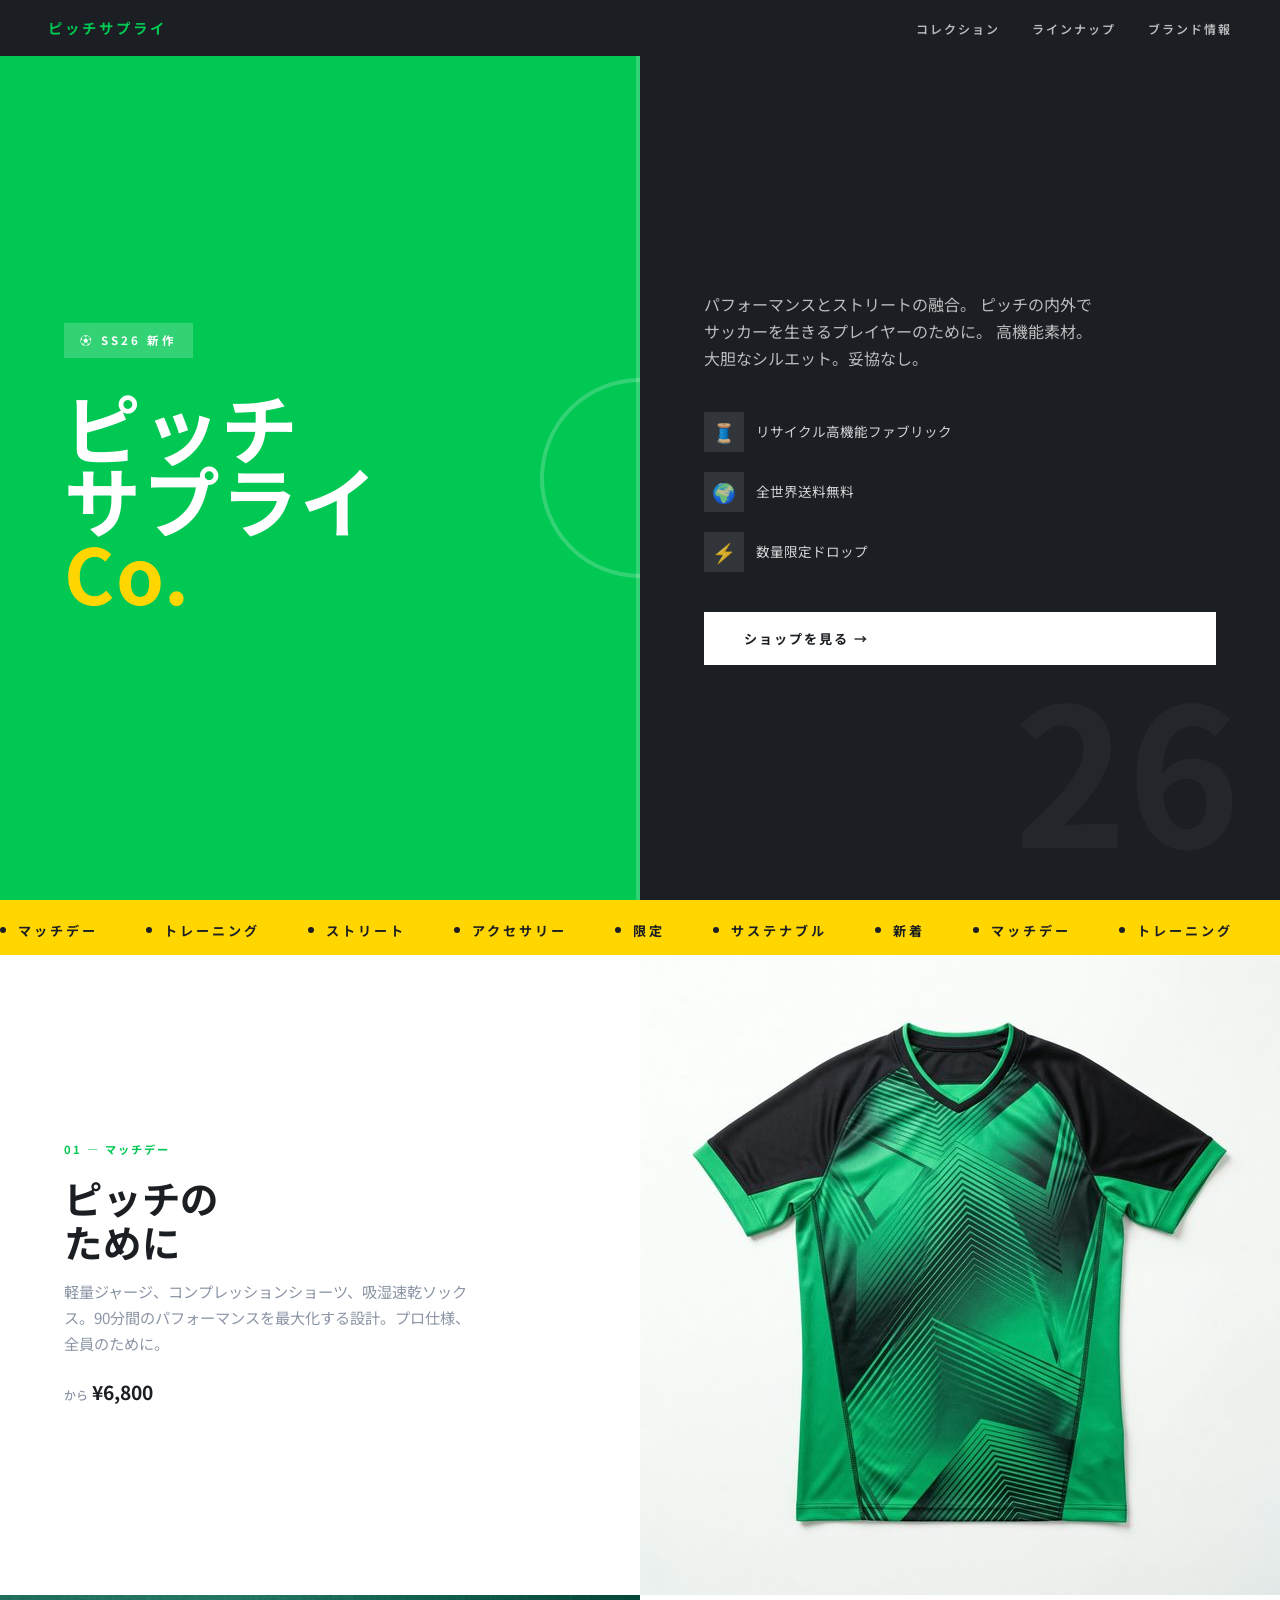
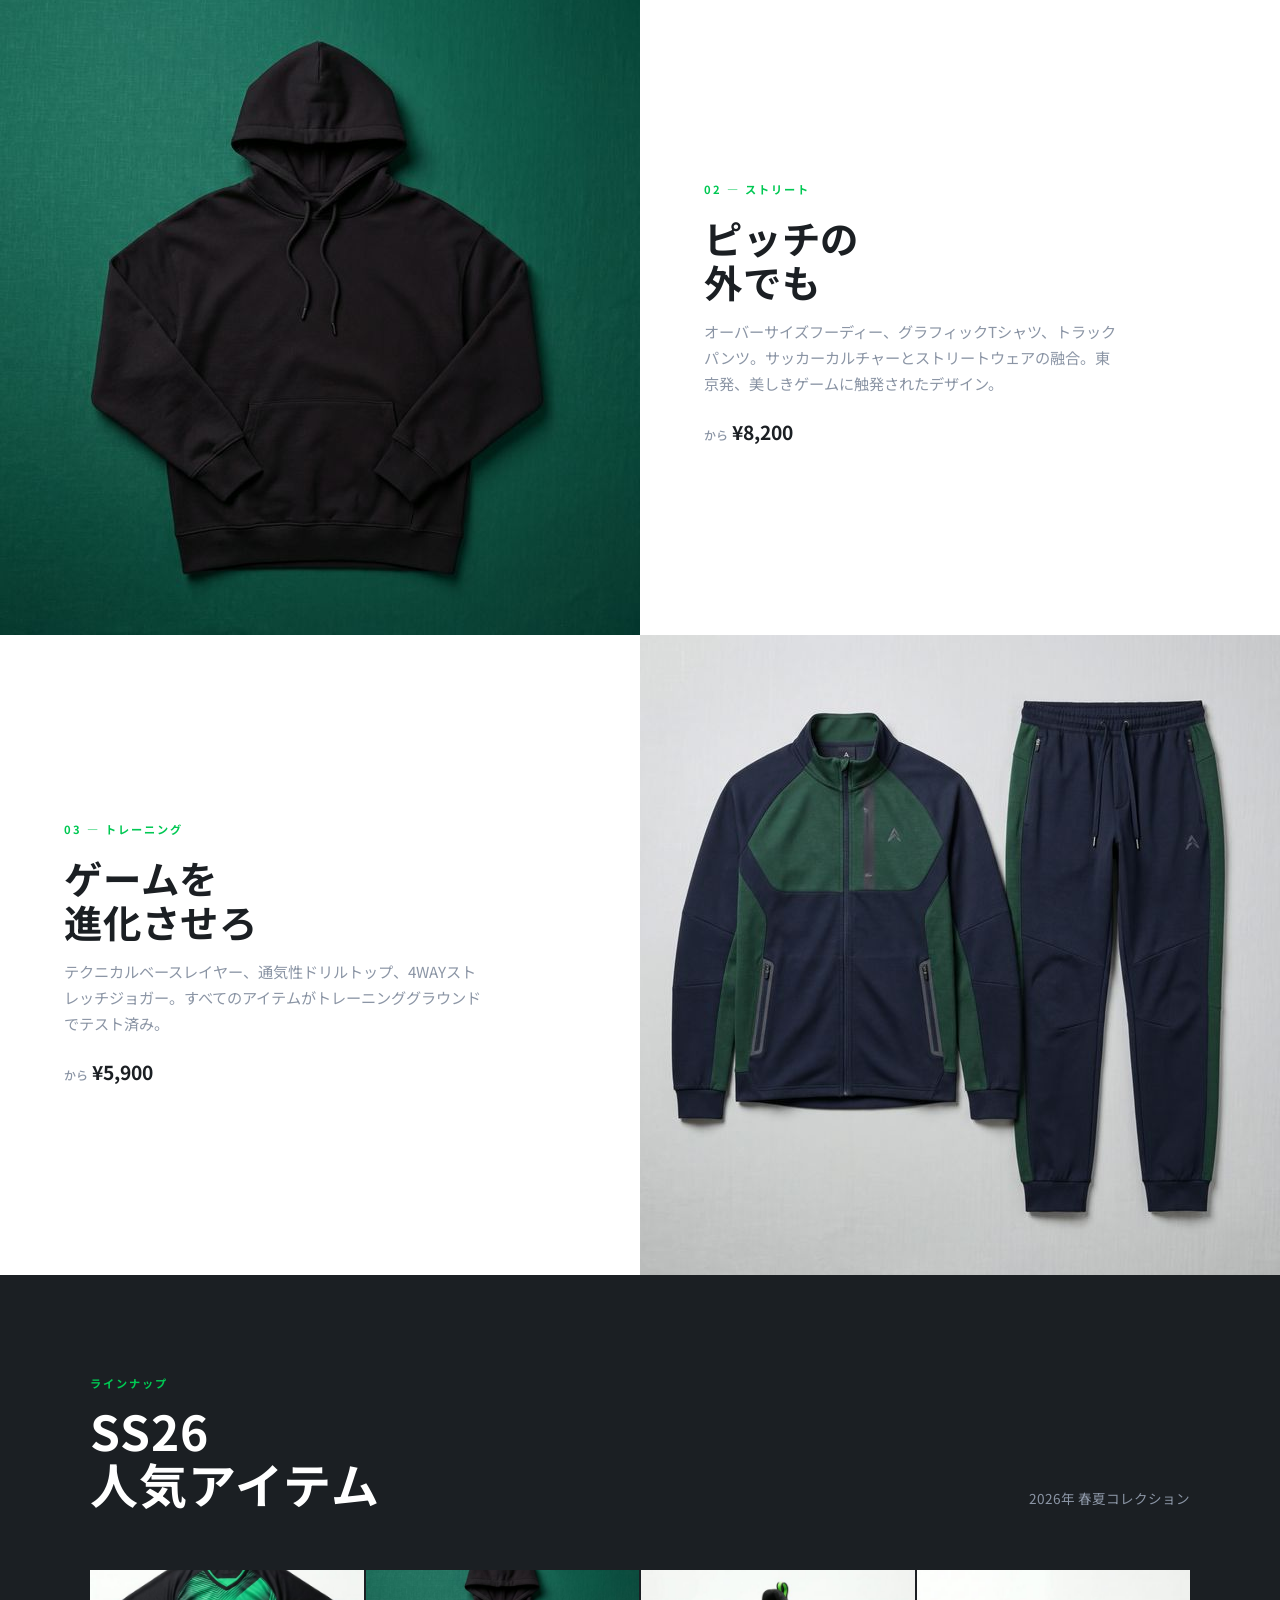
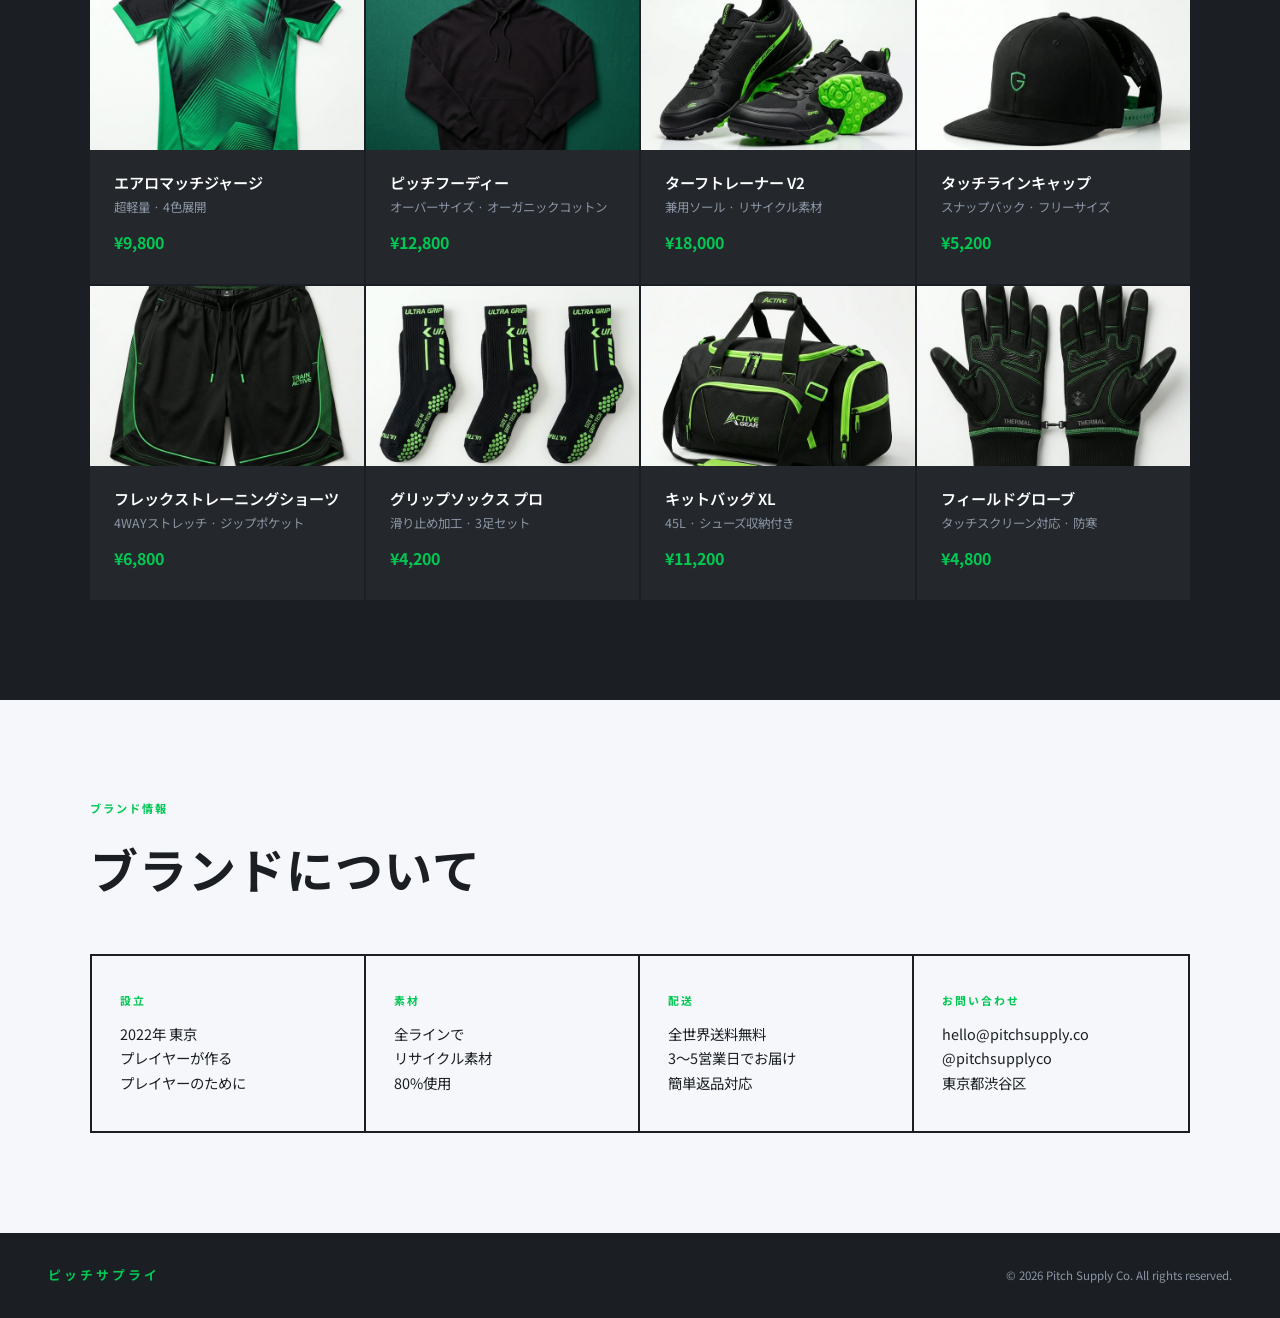
<file: soccer-ja.html>
﻿<!DOCTYPE html>
<html lang="ja">
<head>
  <meta charset="UTF-8">
  <meta name="viewport" content="width=device-width, initial-scale=1.0">
  <title>ピッチサプライ — パフォーマンスとストリートの融合</title>
  <meta name="description" content="ピッチの内外でサッカーを生きるプレイヤーのためのアパレル。高機能素材、大胆なシルエット、妥協なし。">
  <link rel="preconnect" href="https://fonts.googleapis.com">
  <link rel="preconnect" href="https://fonts.gstatic.com" crossorigin>
  <link href="https://fonts.googleapis.com/css2?family=Space+Grotesk:wght@400;500;600;700&family=Noto+Sans+JP:wght@400;500;700;900&display=swap" rel="stylesheet">
  <link rel="stylesheet" href="soccer-styles.css">
</head>
<body class="sf-lang-ja">

  <nav class="sf-nav" id="navbar">
    <div class="sf-nav-logo">ピッチサプライ</div>
    <ul class="sf-nav-links">
      <li><a href="#collections">コレクション</a></li>
      <li><a href="#lineup">ラインナップ</a></li>
      <li><a href="#info">ブランド情報</a></li>
    </ul>
  </nav>

  <section class="sf-hero">
    <div class="sf-hero-left">
      <div class="sf-hero-badge">⚽ SS26 新作</div>
      <h1 class="sf-hero-title">ピッチ<br>サプライ<br><span class="sf-accent">Co.</span></h1>
    </div>
    <div class="sf-hero-right">
      <p class="sf-hero-sub">
        パフォーマンスとストリートの融合。
        ピッチの内外でサッカーを生きるプレイヤーのために。
        高機能素材。大胆なシルエット。妥協なし。
      </p>
      <div class="sf-hero-meta">
        <div class="sf-hero-meta-item">
          <div class="sf-hero-meta-icon">🧵</div>
          <span>リサイクル高機能ファブリック</span>
        </div>
        <div class="sf-hero-meta-item">
          <div class="sf-hero-meta-icon">🌍</div>
          <span>全世界送料無料</span>
        </div>
        <div class="sf-hero-meta-item">
          <div class="sf-hero-meta-icon">⚡</div>
          <span>数量限定ドロップ</span>
        </div>
      </div>
      <a href="#collections" class="sf-hero-cta">ショップを見る →</a>
      <div class="sf-hero-number">26</div>
    </div>
  </section>

  <div class="sf-strip">
    <div class="sf-strip-inner">
      <span class="sf-strip-item"><span class="sf-strip-dot"></span>マッチデー</span>
      <span class="sf-strip-item"><span class="sf-strip-dot"></span>トレーニング</span>
      <span class="sf-strip-item"><span class="sf-strip-dot"></span>ストリート</span>
      <span class="sf-strip-item"><span class="sf-strip-dot"></span>アクセサリー</span>
      <span class="sf-strip-item"><span class="sf-strip-dot"></span>限定</span>
      <span class="sf-strip-item"><span class="sf-strip-dot"></span>サステナブル</span>
      <span class="sf-strip-item"><span class="sf-strip-dot"></span>新着</span>
      <span class="sf-strip-item"><span class="sf-strip-dot"></span>マッチデー</span>
      <span class="sf-strip-item"><span class="sf-strip-dot"></span>トレーニング</span>
      <span class="sf-strip-item"><span class="sf-strip-dot"></span>ストリート</span>
      <span class="sf-strip-item"><span class="sf-strip-dot"></span>アクセサリー</span>
      <span class="sf-strip-item"><span class="sf-strip-dot"></span>限定</span>
      <span class="sf-strip-item"><span class="sf-strip-dot"></span>サステナブル</span>
      <span class="sf-strip-item"><span class="sf-strip-dot"></span>新着</span>
    </div>
  </div>

  <div class="sf-collections" id="collections">
    <div class="sf-col-block">
      <div class="sf-col-text">
        <p class="sf-col-label">01 — マッチデー</p>
        <h2 class="sf-col-title">ピッチの<br>ために</h2>
        <p class="sf-col-desc">軽量ジャージ、コンプレッションショーツ、吸湿速乾ソックス。90分間のパフォーマンスを最大化する設計。プロ仕様、全員のために。</p>
        <p class="sf-col-price"><span class="sf-price-from">から</span>¥6,800</p>
      </div>
      <div class="sf-col-visual sf-col-visual-1"><img src="images/matchday-jersey.png" alt="マッチデージャージ"></div>
    </div>
    <div class="sf-col-block">
      <div class="sf-col-text">
        <p class="sf-col-label">02 — ストリート</p>
        <h2 class="sf-col-title">ピッチの<br>外でも</h2>
        <p class="sf-col-desc">オーバーサイズフーディー、グラフィックTシャツ、トラックパンツ。サッカーカルチャーとストリートウェアの融合。東京発、美しきゲームに触発されたデザイン。</p>
        <p class="sf-col-price"><span class="sf-price-from">から</span>¥8,200</p>
      </div>
      <div class="sf-col-visual sf-col-visual-2"><img src="images/street-hoodie.png" alt="ストリートフーディー"></div>
    </div>
    <div class="sf-col-block">
      <div class="sf-col-text">
        <p class="sf-col-label">03 — トレーニング</p>
        <h2 class="sf-col-title">ゲームを<br>進化させろ</h2>
        <p class="sf-col-desc">テクニカルベースレイヤー、通気性ドリルトップ、4WAYストレッチジョガー。すべてのアイテムがトレーニンググラウンドでテスト済み。</p>
        <p class="sf-col-price"><span class="sf-price-from">から</span>¥5,900</p>
      </div>
      <div class="sf-col-visual sf-col-visual-3"><img src="images/training-gear.png" alt="トレーニングギア"></div>
    </div>
  </div>

  <section class="sf-lineup" id="lineup">
    <div class="sf-lineup-header">
      <div>
        <p class="sf-lineup-label">ラインナップ</p>
        <h2 class="sf-lineup-title">SS26<br>人気アイテム</h2>
      </div>
      <p class="sf-lineup-sub">2026年 春夏コレクション</p>
    </div>
    <div class="sf-lineup-grid">
      <div class="sf-lineup-item">
        <img class="sf-lineup-img" src="images/matchday-jersey.png" alt="エアロマッチジャージ">
        <div class="sf-lineup-body">
          <div class="sf-lineup-name">エアロマッチジャージ</div>
          <div class="sf-lineup-detail">超軽量 · 4色展開</div>
          <div class="sf-lineup-price">¥9,800</div>
        </div>
      </div>
      <div class="sf-lineup-item">
        <img class="sf-lineup-img" src="images/street-hoodie.png" alt="ピッチフーディー">
        <div class="sf-lineup-body">
          <div class="sf-lineup-name">ピッチフーディー</div>
          <div class="sf-lineup-detail">オーバーサイズ · オーガニックコットン</div>
          <div class="sf-lineup-price">¥12,800</div>
        </div>
      </div>
      <div class="sf-lineup-item">
        <img class="sf-lineup-img" src="images/product-shoes.png" alt="ターフトレーナー V2">
        <div class="sf-lineup-body">
          <div class="sf-lineup-name">ターフトレーナー V2</div>
          <div class="sf-lineup-detail">兼用ソール · リサイクル素材</div>
          <div class="sf-lineup-price">¥18,000</div>
        </div>
      </div>
      <div class="sf-lineup-item">
        <img class="sf-lineup-img" src="images/product-cap.png" alt="タッチラインキャップ">
        <div class="sf-lineup-body">
          <div class="sf-lineup-name">タッチラインキャップ</div>
          <div class="sf-lineup-detail">スナップバック · フリーサイズ</div>
          <div class="sf-lineup-price">¥5,200</div>
        </div>
      </div>
      <div class="sf-lineup-item">
        <img class="sf-lineup-img" src="images/product-shorts.png" alt="フレックストレーニングショーツ">
        <div class="sf-lineup-body">
          <div class="sf-lineup-name">フレックストレーニングショーツ</div>
          <div class="sf-lineup-detail">4WAYストレッチ · ジップポケット</div>
          <div class="sf-lineup-price">¥6,800</div>
        </div>
      </div>
      <div class="sf-lineup-item">
        <img class="sf-lineup-img" src="images/product-socks.png" alt="グリップソックス プロ">
        <div class="sf-lineup-body">
          <div class="sf-lineup-name">グリップソックス プロ</div>
          <div class="sf-lineup-detail">滑り止め加工 · 3足セット</div>
          <div class="sf-lineup-price">¥4,200</div>
        </div>
      </div>
      <div class="sf-lineup-item">
        <img class="sf-lineup-img" src="images/product-bag.png" alt="キットバッグ XL">
        <div class="sf-lineup-body">
          <div class="sf-lineup-name">キットバッグ XL</div>
          <div class="sf-lineup-detail">45L · シューズ収納付き</div>
          <div class="sf-lineup-price">¥11,200</div>
        </div>
      </div>
      <div class="sf-lineup-item">
        <img class="sf-lineup-img" src="images/product-gloves.png" alt="フィールドグローブ">
        <div class="sf-lineup-body">
          <div class="sf-lineup-name">フィールドグローブ</div>
          <div class="sf-lineup-detail">タッチスクリーン対応 · 防寒</div>
          <div class="sf-lineup-price">¥4,800</div>
        </div>
      </div>
    </div>
  </section>

  <section class="sf-info" id="info">
    <div class="sf-info-inner">
      <p class="sf-info-label">ブランド情報</p>
      <h2 class="sf-info-title">ブランドについて</h2>
      <div class="sf-info-grid">
        <div class="sf-info-card">
          <p class="sf-info-card-label">設立</p>
          <p class="sf-info-card-value">2022年 東京<br>プレイヤーが作る<br>プレイヤーのために</p>
        </div>
        <div class="sf-info-card">
          <p class="sf-info-card-label">素材</p>
          <p class="sf-info-card-value">全ラインで<br>リサイクル素材<br>80%使用</p>
        </div>
        <div class="sf-info-card">
          <p class="sf-info-card-label">配送</p>
          <p class="sf-info-card-value">全世界送料無料<br>3〜5営業日でお届け<br>簡単返品対応</p>
        </div>
        <div class="sf-info-card">
          <p class="sf-info-card-label">お問い合わせ</p>
          <p class="sf-info-card-value">hello@pitchsupply.co<br>@pitchsupplyco<br>東京都渋谷区</p>
        </div>
      </div>
    </div>
  </section>

  <footer class="sf-footer">
    <div class="sf-footer-logo">ピッチサプライ</div>
    <p class="sf-footer-text">© 2026 Pitch Supply Co. All rights reserved.</p>
  </footer>

</body>
</html>
</file>
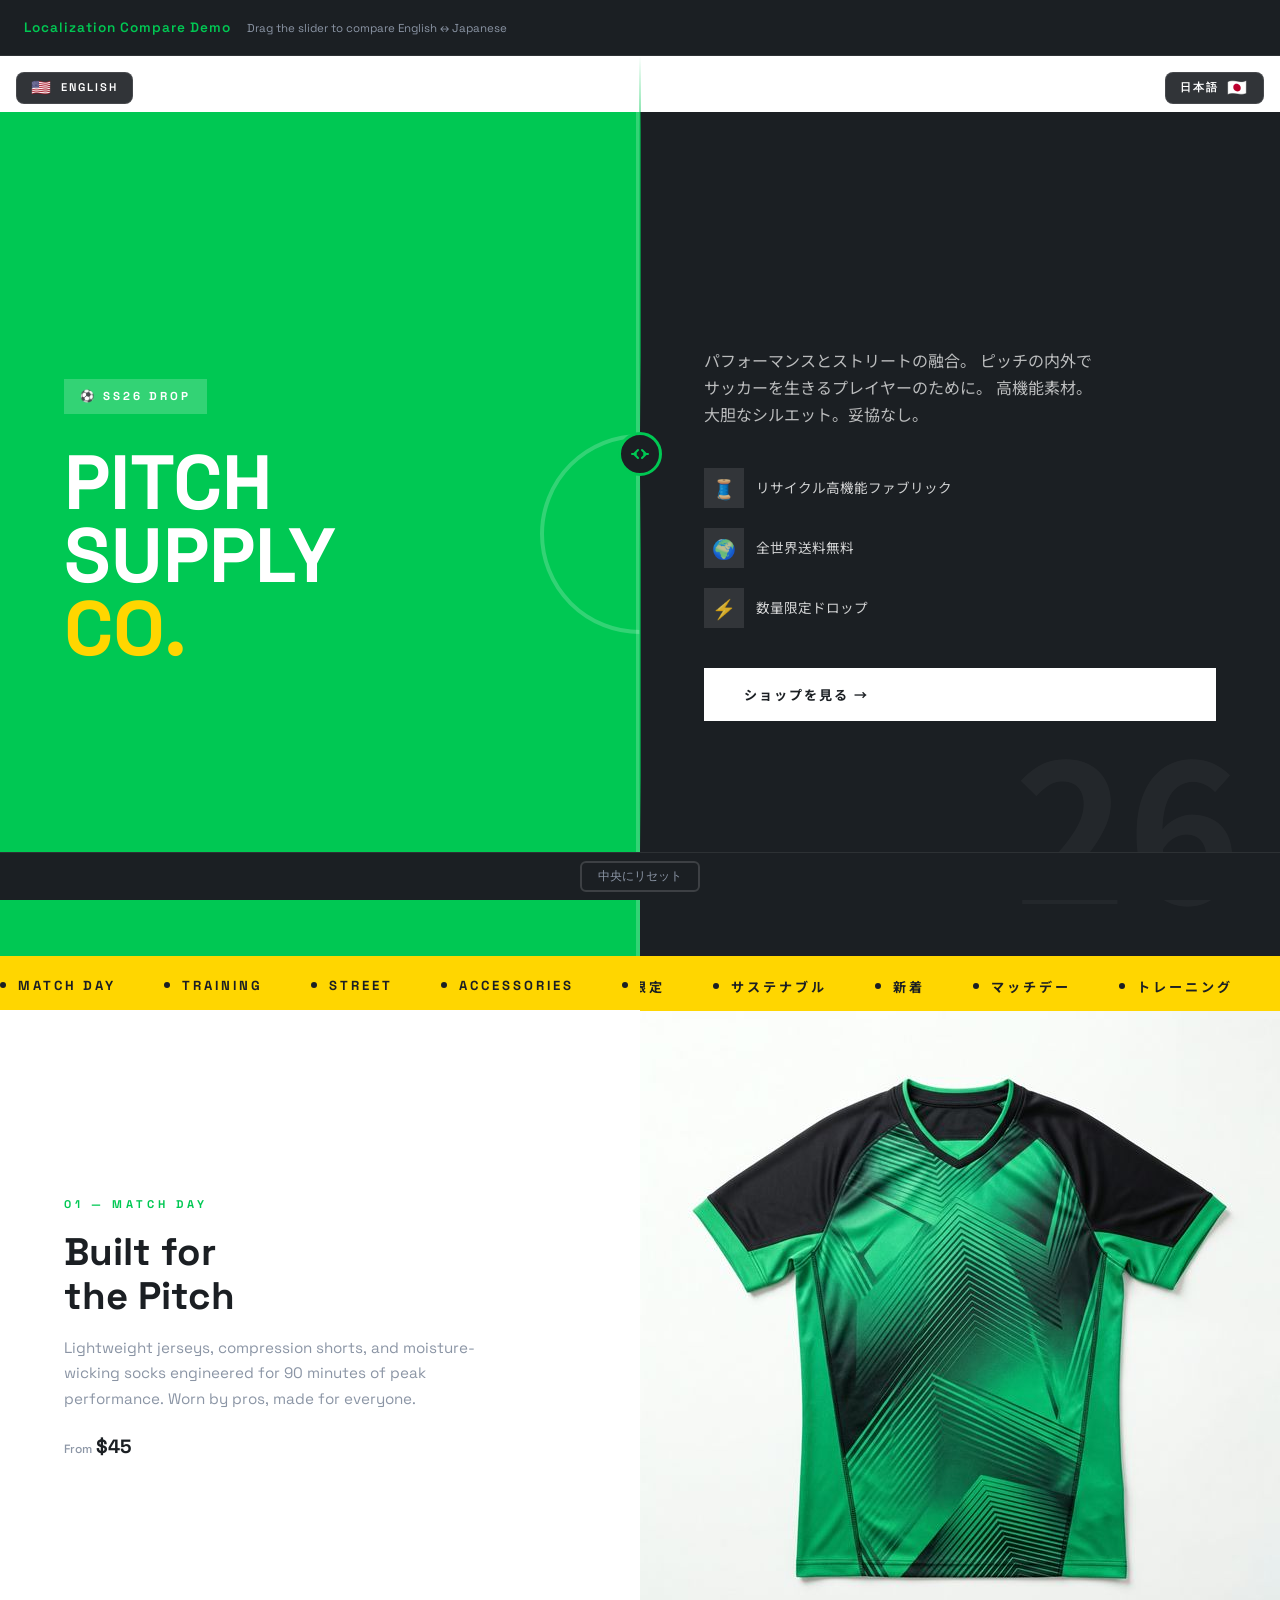
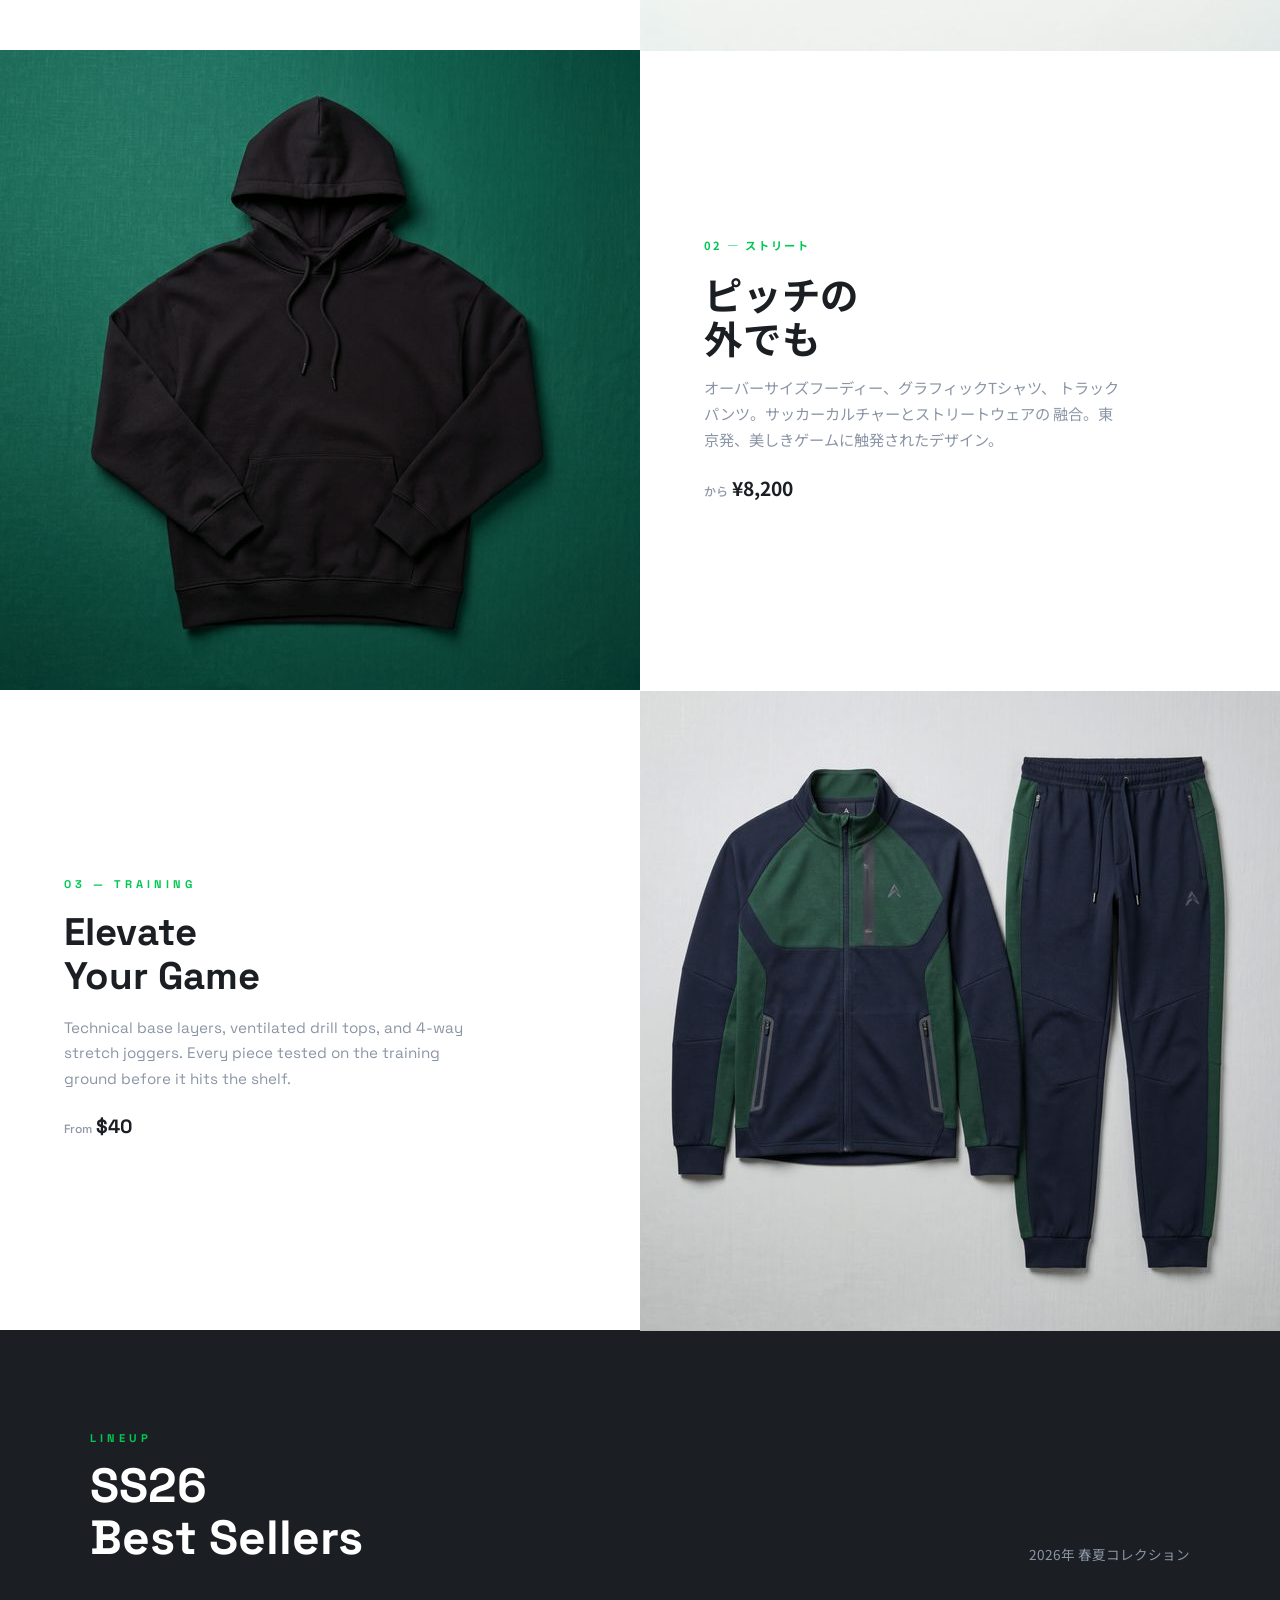
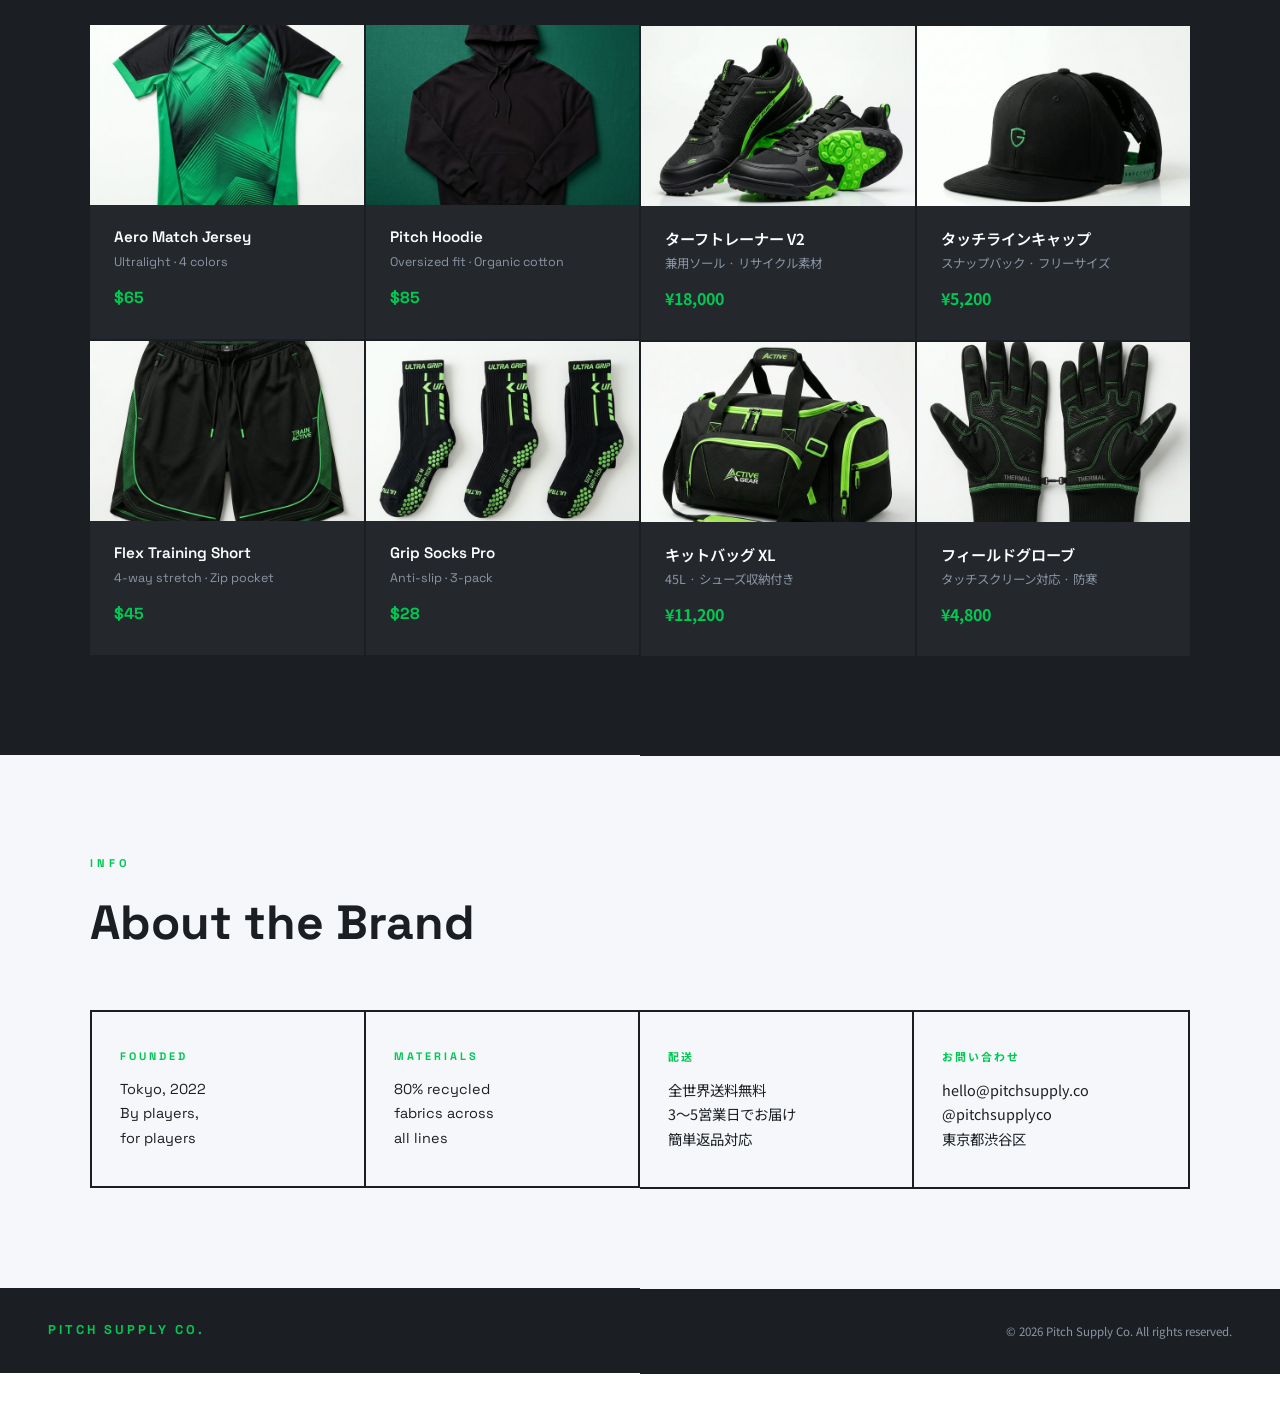
<file: soccer.html>
﻿<!DOCTYPE html>
<html lang="ja">
<head>
  <meta charset="UTF-8">
  <meta name="viewport" content="width=device-width, initial-scale=1.0">
  <title>ローカライズ比較デモ — PITCH SUPPLY CO. EN ↔ JA</title>
  <meta name="description" content="サッカーアパレルブランドサイトの英語版と日本語ローカライズ版をスライダーで比較するデモページ">
  <link rel="preconnect" href="https://fonts.googleapis.com">
  <link rel="preconnect" href="https://fonts.gstatic.com" crossorigin>
  <link href="https://fonts.googleapis.com/css2?family=Space+Grotesk:wght@400;500;600;700&family=Noto+Sans+JP:wght@400;500;700;900&display=swap" rel="stylesheet">
  <link rel="stylesheet" href="soccer-styles.css">
  <link rel="stylesheet" href="demo.css">
  <style>
    .demo-header {
      background: var(--sf-dark);
      border-bottom: 1px solid rgba(255,255,255,0.08);
    }
    .demo-title { color: var(--sf-green); font-family: var(--sf-font); }
    .demo-subtitle { color: var(--sf-gray); font-family: var(--sf-font); }
    .pane-label {
      background: rgba(27, 31, 35, 0.9);
      border: 1px solid rgba(255,255,255,0.1);
      color: var(--sf-white);
      font-family: var(--sf-font);
    }
    .slider-line {
      background: linear-gradient(to bottom, transparent, var(--sf-green) 20%, var(--sf-green) 80%, transparent);
    }
    .slider-knob {
      background: var(--sf-dark);
      border: 3px solid var(--sf-green);
      color: var(--sf-green);
      box-shadow: none;
    }
    .slider-knob:hover, .slider-handle.dragging .slider-knob {
      box-shadow: none; background: var(--sf-green); color: var(--sf-dark);
    }
    .controls-bar {
      background: var(--sf-dark);
      border-top: 1px solid rgba(255,255,255,0.08);
    }
    .reset-btn {
      border: 2px solid rgba(255,255,255,0.15);
      color: var(--sf-gray);
      font-family: var(--sf-font);
    }
    .reset-btn:hover { border-color: var(--sf-green); color: var(--sf-green); }
  </style>
</head>
<body>

  <header class="demo-header" id="demo-header">
    <div class="demo-header-inner">
      <h1 class="demo-title">Localization Compare Demo</h1>
      <p class="demo-subtitle">Drag the slider to compare English ↔ Japanese</p>
    </div>
  </header>

  <div class="compare-viewport" id="compare-viewport">

    <div class="pane-label pane-label--left" id="label-left">
      <span class="pane-label-flag">🇺🇸</span>
      <span class="pane-label-text">ENGLISH</span>
    </div>
    <div class="pane-label pane-label--right" id="label-right">
      <span class="pane-label-text">日本語</span>
      <span class="pane-label-flag">🇯🇵</span>
    </div>

    <div class="slider-handle" id="slider-handle">
      <div class="slider-line"></div>
      <div class="slider-knob" id="slider-knob">
        <svg width="20" height="20" viewBox="0 0 20 20" fill="none">
          <path d="M6 10L2 10M14 10L18 10" stroke="currentColor" stroke-width="2" stroke-linecap="round"/>
          <path d="M8 6L4 10L8 14" stroke="currentColor" stroke-width="2" stroke-linecap="round" stroke-linejoin="round"/>
          <path d="M12 6L16 10L12 14" stroke="currentColor" stroke-width="2" stroke-linecap="round" stroke-linejoin="round"/>
        </svg>
      </div>
      <div class="slider-line"></div>
    </div>

    <div class="compare-scroll" id="compare-scroll">

      <!-- ===== ENGLISH LAYER ===== -->
      <div class="compare-layer compare-layer--en" id="layer-en">

        <nav class="sf-nav">
          <div class="sf-nav-logo">PITCH SUPPLY CO.</div>
          <ul class="sf-nav-links">
            <li><a href="#collections">Collections</a></li>
            <li><a href="#lineup">Lineup</a></li>
            <li><a href="#info">Info</a></li>
          </ul>
        </nav>

        <!-- Hero -->
        <section class="sf-hero">
          <div class="sf-hero-left">
            <div class="sf-hero-badge">⚽ SS26 Drop</div>
            <h2 class="sf-hero-title">PITCH<br>SUPPLY<br><span class="sf-accent">CO.</span></h2>
          </div>
          <div class="sf-hero-right">
            <p class="sf-hero-sub">
              Performance meets street. Designed for players
              who live and breathe football — on and off the pitch.
              Engineered fabrics. Bold silhouettes. Zero compromise.
            </p>
            <div class="sf-hero-meta">
              <div class="sf-hero-meta-item">
                <div class="sf-hero-meta-icon">🧵</div>
                <span>Recycled Performance Fabrics</span>
              </div>
              <div class="sf-hero-meta-item">
                <div class="sf-hero-meta-icon">🌍</div>
                <span>Worldwide Free Shipping</span>
              </div>
              <div class="sf-hero-meta-item">
                <div class="sf-hero-meta-icon">⚡</div>
                <span>Limited Edition Drops</span>
              </div>
            </div>
            <a href="#collections" class="sf-hero-cta">Shop Now →</a>
            <div class="sf-hero-number">26</div>
          </div>
        </section>

        <!-- Marquee -->
        <div class="sf-strip">
          <div class="sf-strip-inner">
            <span class="sf-strip-item"><span class="sf-strip-dot"></span>Match Day</span>
            <span class="sf-strip-item"><span class="sf-strip-dot"></span>Training</span>
            <span class="sf-strip-item"><span class="sf-strip-dot"></span>Street</span>
            <span class="sf-strip-item"><span class="sf-strip-dot"></span>Accessories</span>
            <span class="sf-strip-item"><span class="sf-strip-dot"></span>Limited</span>
            <span class="sf-strip-item"><span class="sf-strip-dot"></span>Sustainable</span>
            <span class="sf-strip-item"><span class="sf-strip-dot"></span>New Arrivals</span>
            <span class="sf-strip-item"><span class="sf-strip-dot"></span>Match Day</span>
            <span class="sf-strip-item"><span class="sf-strip-dot"></span>Training</span>
            <span class="sf-strip-item"><span class="sf-strip-dot"></span>Street</span>
            <span class="sf-strip-item"><span class="sf-strip-dot"></span>Accessories</span>
            <span class="sf-strip-item"><span class="sf-strip-dot"></span>Limited</span>
            <span class="sf-strip-item"><span class="sf-strip-dot"></span>Sustainable</span>
            <span class="sf-strip-item"><span class="sf-strip-dot"></span>New Arrivals</span>
          </div>
        </div>

        <!-- Collections -->
        <div class="sf-collections" id="collections">
          <div class="sf-col-block">
            <div class="sf-col-text">
              <p class="sf-col-label">01 — Match Day</p>
              <h3 class="sf-col-title">Built for<br>the Pitch</h3>
              <p class="sf-col-desc">
                Lightweight jerseys, compression shorts, and
                moisture-wicking socks engineered for 90 minutes
                of peak performance. Worn by pros, made for everyone.
              </p>
              <p class="sf-col-price"><span class="sf-price-from">From</span>$45</p>
            </div>
            <div class="sf-col-visual sf-col-visual-1"><img src="images/matchday-jersey.png" alt="Match Day Jersey"></div>
          </div>
          <div class="sf-col-block">
            <div class="sf-col-text">
              <p class="sf-col-label">02 — Street</p>
              <h3 class="sf-col-title">Off-Pitch<br>Culture</h3>
              <p class="sf-col-desc">
                Oversized hoodies, graphic tees, and track pants
                that bridge football culture and streetwear.
                Designed in Tokyo. Inspired by the beautiful game.
              </p>
              <p class="sf-col-price"><span class="sf-price-from">From</span>$55</p>
            </div>
            <div class="sf-col-visual sf-col-visual-2"><img src="images/street-hoodie.png" alt="Street Hoodie"></div>
          </div>
          <div class="sf-col-block">
            <div class="sf-col-text">
              <p class="sf-col-label">03 — Training</p>
              <h3 class="sf-col-title">Elevate<br>Your Game</h3>
              <p class="sf-col-desc">
                Technical base layers, ventilated drill tops, and
                4-way stretch joggers. Every piece tested on the
                training ground before it hits the shelf.
              </p>
              <p class="sf-col-price"><span class="sf-price-from">From</span>$40</p>
            </div>
            <div class="sf-col-visual sf-col-visual-3"><img src="images/training-gear.png" alt="Training Gear"></div>
          </div>
        </div>

        <!-- Lineup -->
        <section class="sf-lineup" id="lineup">
          <div class="sf-lineup-header">
            <div>
              <p class="sf-lineup-label">Lineup</p>
              <h2 class="sf-lineup-title">SS26<br>Best Sellers</h2>
            </div>
            <p class="sf-lineup-sub">Spring/Summer 2026 Collection</p>
          </div>
          <div class="sf-lineup-grid">
            <div class="sf-lineup-item">
              <img class="sf-lineup-img" src="images/matchday-jersey.png" alt="Aero Match Jersey">
              <div class="sf-lineup-body">
                <div class="sf-lineup-name">Aero Match Jersey</div>
                <div class="sf-lineup-detail">Ultralight · 4 colors</div>
                <div class="sf-lineup-price">$65</div>
              </div>
            </div>
            <div class="sf-lineup-item">
              <img class="sf-lineup-img" src="images/street-hoodie.png" alt="Pitch Hoodie">
              <div class="sf-lineup-body">
                <div class="sf-lineup-name">Pitch Hoodie</div>
                <div class="sf-lineup-detail">Oversized fit · Organic cotton</div>
                <div class="sf-lineup-price">$85</div>
              </div>
            </div>
            <div class="sf-lineup-item">
              <img class="sf-lineup-img" src="images/product-shoes.png" alt="Turf Trainer V2">
              <div class="sf-lineup-body">
                <div class="sf-lineup-name">Turf Trainer V2</div>
                <div class="sf-lineup-detail">Indoor/outdoor · Recycled sole</div>
                <div class="sf-lineup-price">$120</div>
              </div>
            </div>
            <div class="sf-lineup-item">
              <img class="sf-lineup-img" src="images/product-cap.png" alt="Touchline Cap">
              <div class="sf-lineup-body">
                <div class="sf-lineup-name">Touchline Cap</div>
                <div class="sf-lineup-detail">Snapback · One size</div>
                <div class="sf-lineup-price">$35</div>
              </div>
            </div>
            <div class="sf-lineup-item">
              <img class="sf-lineup-img" src="images/product-shorts.png" alt="Flex Training Short">
              <div class="sf-lineup-body">
                <div class="sf-lineup-name">Flex Training Short</div>
                <div class="sf-lineup-detail">4-way stretch · Zip pocket</div>
                <div class="sf-lineup-price">$45</div>
              </div>
            </div>
            <div class="sf-lineup-item">
              <img class="sf-lineup-img" src="images/product-socks.png" alt="Grip Socks Pro">
              <div class="sf-lineup-body">
                <div class="sf-lineup-name">Grip Socks Pro</div>
                <div class="sf-lineup-detail">Anti-slip · 3-pack</div>
                <div class="sf-lineup-price">$28</div>
              </div>
            </div>
            <div class="sf-lineup-item">
              <img class="sf-lineup-img" src="images/product-bag.png" alt="Kit Bag XL">
              <div class="sf-lineup-body">
                <div class="sf-lineup-name">Kit Bag XL</div>
                <div class="sf-lineup-detail">45L · Boot compartment</div>
                <div class="sf-lineup-price">$75</div>
              </div>
            </div>
            <div class="sf-lineup-item">
              <img class="sf-lineup-img" src="images/product-gloves.png" alt="Field Gloves">
              <div class="sf-lineup-body">
                <div class="sf-lineup-name">Field Gloves</div>
                <div class="sf-lineup-detail">Touchscreen · Thermal</div>
                <div class="sf-lineup-price">$32</div>
              </div>
            </div>
          </div>
        </section>

        <!-- Info -->
        <section class="sf-info" id="info">
          <div class="sf-info-inner">
            <p class="sf-info-label">Info</p>
            <h2 class="sf-info-title">About the Brand</h2>
            <div class="sf-info-grid">
              <div class="sf-info-card">
                <p class="sf-info-card-label">Founded</p>
                <p class="sf-info-card-value">Tokyo, 2022<br>By players,<br>for players</p>
              </div>
              <div class="sf-info-card">
                <p class="sf-info-card-label">Materials</p>
                <p class="sf-info-card-value">80% recycled<br>fabrics across<br>all lines</p>
              </div>
              <div class="sf-info-card">
                <p class="sf-info-card-label">Shipping</p>
                <p class="sf-info-card-value">Free worldwide<br>3-5 business days<br>Easy returns</p>
              </div>
              <div class="sf-info-card">
                <p class="sf-info-card-label">Contact</p>
                <p class="sf-info-card-value">hello@pitchsupply.co<br>@pitchsupplyco<br>Tokyo, Japan</p>
              </div>
            </div>
          </div>
        </section>

        <footer class="sf-footer">
          <div class="sf-footer-logo">PITCH SUPPLY CO.</div>
          <p class="sf-footer-text">© 2026 Pitch Supply Co. All rights reserved.</p>
        </footer>

      </div><!-- /layer-en -->

      <!-- ===== JAPANESE LAYER ===== -->
      <div class="compare-layer compare-layer--ja sf-lang-ja" id="layer-ja">

        <nav class="sf-nav">
          <div class="sf-nav-logo">ピッチサプライ</div>
          <ul class="sf-nav-links">
            <li><a href="#collections">コレクション</a></li>
            <li><a href="#lineup">ラインナップ</a></li>
            <li><a href="#info">ブランド情報</a></li>
          </ul>
        </nav>

        <!-- Hero -->
        <section class="sf-hero">
          <div class="sf-hero-left">
            <div class="sf-hero-badge">⚽ SS26 新作</div>
            <h2 class="sf-hero-title">ピッチ<br>サプライ<br><span class="sf-accent">Co.</span></h2>
          </div>
          <div class="sf-hero-right">
            <p class="sf-hero-sub">
              パフォーマンスとストリートの融合。
              ピッチの内外でサッカーを生きるプレイヤーのために。
              高機能素材。大胆なシルエット。妥協なし。
            </p>
            <div class="sf-hero-meta">
              <div class="sf-hero-meta-item">
                <div class="sf-hero-meta-icon">🧵</div>
                <span>リサイクル高機能ファブリック</span>
              </div>
              <div class="sf-hero-meta-item">
                <div class="sf-hero-meta-icon">🌍</div>
                <span>全世界送料無料</span>
              </div>
              <div class="sf-hero-meta-item">
                <div class="sf-hero-meta-icon">⚡</div>
                <span>数量限定ドロップ</span>
              </div>
            </div>
            <a href="#collections" class="sf-hero-cta">ショップを見る →</a>
            <div class="sf-hero-number">26</div>
          </div>
        </section>

        <!-- Marquee -->
        <div class="sf-strip">
          <div class="sf-strip-inner">
            <span class="sf-strip-item"><span class="sf-strip-dot"></span>マッチデー</span>
            <span class="sf-strip-item"><span class="sf-strip-dot"></span>トレーニング</span>
            <span class="sf-strip-item"><span class="sf-strip-dot"></span>ストリート</span>
            <span class="sf-strip-item"><span class="sf-strip-dot"></span>アクセサリー</span>
            <span class="sf-strip-item"><span class="sf-strip-dot"></span>限定</span>
            <span class="sf-strip-item"><span class="sf-strip-dot"></span>サステナブル</span>
            <span class="sf-strip-item"><span class="sf-strip-dot"></span>新着</span>
            <span class="sf-strip-item"><span class="sf-strip-dot"></span>マッチデー</span>
            <span class="sf-strip-item"><span class="sf-strip-dot"></span>トレーニング</span>
            <span class="sf-strip-item"><span class="sf-strip-dot"></span>ストリート</span>
            <span class="sf-strip-item"><span class="sf-strip-dot"></span>アクセサリー</span>
            <span class="sf-strip-item"><span class="sf-strip-dot"></span>限定</span>
            <span class="sf-strip-item"><span class="sf-strip-dot"></span>サステナブル</span>
            <span class="sf-strip-item"><span class="sf-strip-dot"></span>新着</span>
          </div>
        </div>

        <!-- Collections -->
        <div class="sf-collections">
          <div class="sf-col-block">
            <div class="sf-col-text">
              <p class="sf-col-label">01 — マッチデー</p>
              <h3 class="sf-col-title">ピッチの<br>ために</h3>
              <p class="sf-col-desc">
                軽量ジャージ、コンプレッションショーツ、
                吸湿速乾ソックス。90分間のパフォーマンスを
                最大化する設計。プロ仕様、全員のために。
              </p>
              <p class="sf-col-price"><span class="sf-price-from">から</span>¥6,800</p>
            </div>
            <div class="sf-col-visual sf-col-visual-1"><img src="images/matchday-jersey.png" alt="マッチデージャージ"></div>
          </div>
          <div class="sf-col-block">
            <div class="sf-col-text">
              <p class="sf-col-label">02 — ストリート</p>
              <h3 class="sf-col-title">ピッチの<br>外でも</h3>
              <p class="sf-col-desc">
                オーバーサイズフーディー、グラフィックTシャツ、
                トラックパンツ。サッカーカルチャーとストリートウェアの
                融合。東京発、美しきゲームに触発されたデザイン。
              </p>
              <p class="sf-col-price"><span class="sf-price-from">から</span>¥8,200</p>
            </div>
            <div class="sf-col-visual sf-col-visual-2"><img src="images/street-hoodie.png" alt="ストリートフーディー"></div>
          </div>
          <div class="sf-col-block">
            <div class="sf-col-text">
              <p class="sf-col-label">03 — トレーニング</p>
              <h3 class="sf-col-title">ゲームを<br>進化させろ</h3>
              <p class="sf-col-desc">
                テクニカルベースレイヤー、通気性ドリルトップ、
                4WAYストレッチジョガー。すべてのアイテムが
                トレーニンググラウンドでテスト済み。
              </p>
              <p class="sf-col-price"><span class="sf-price-from">から</span>¥5,900</p>
            </div>
            <div class="sf-col-visual sf-col-visual-3"><img src="images/training-gear.png" alt="トレーニングギア"></div>
          </div>
        </div>

        <!-- Lineup -->
        <section class="sf-lineup">
          <div class="sf-lineup-header">
            <div>
              <p class="sf-lineup-label">ラインナップ</p>
              <h2 class="sf-lineup-title">SS26<br>人気アイテム</h2>
            </div>
            <p class="sf-lineup-sub">2026年 春夏コレクション</p>
          </div>
          <div class="sf-lineup-grid">
            <div class="sf-lineup-item">
              <img class="sf-lineup-img" src="images/matchday-jersey.png" alt="エアロマッチジャージ">
              <div class="sf-lineup-body">
                <div class="sf-lineup-name">エアロマッチジャージ</div>
                <div class="sf-lineup-detail">超軽量 · 4色展開</div>
                <div class="sf-lineup-price">¥9,800</div>
              </div>
            </div>
            <div class="sf-lineup-item">
              <img class="sf-lineup-img" src="images/street-hoodie.png" alt="ピッチフーディー">
              <div class="sf-lineup-body">
                <div class="sf-lineup-name">ピッチフーディー</div>
                <div class="sf-lineup-detail">オーバーサイズ · オーガニックコットン</div>
                <div class="sf-lineup-price">¥12,800</div>
              </div>
            </div>
            <div class="sf-lineup-item">
              <img class="sf-lineup-img" src="images/product-shoes.png" alt="ターフトレーナー V2">
              <div class="sf-lineup-body">
                <div class="sf-lineup-name">ターフトレーナー V2</div>
                <div class="sf-lineup-detail">兼用ソール · リサイクル素材</div>
                <div class="sf-lineup-price">¥18,000</div>
              </div>
            </div>
            <div class="sf-lineup-item">
              <img class="sf-lineup-img" src="images/product-cap.png" alt="タッチラインキャップ">
              <div class="sf-lineup-body">
                <div class="sf-lineup-name">タッチラインキャップ</div>
                <div class="sf-lineup-detail">スナップバック · フリーサイズ</div>
                <div class="sf-lineup-price">¥5,200</div>
              </div>
            </div>
            <div class="sf-lineup-item">
              <img class="sf-lineup-img" src="images/product-shorts.png" alt="フレックストレーニングショーツ">
              <div class="sf-lineup-body">
                <div class="sf-lineup-name">フレックストレーニングショーツ</div>
                <div class="sf-lineup-detail">4WAYストレッチ · ジップポケット</div>
                <div class="sf-lineup-price">¥6,800</div>
              </div>
            </div>
            <div class="sf-lineup-item">
              <img class="sf-lineup-img" src="images/product-socks.png" alt="グリップソックス プロ">
              <div class="sf-lineup-body">
                <div class="sf-lineup-name">グリップソックス プロ</div>
                <div class="sf-lineup-detail">滑り止め加工 · 3足セット</div>
                <div class="sf-lineup-price">¥4,200</div>
              </div>
            </div>
            <div class="sf-lineup-item">
              <img class="sf-lineup-img" src="images/product-bag.png" alt="キットバッグ XL">
              <div class="sf-lineup-body">
                <div class="sf-lineup-name">キットバッグ XL</div>
                <div class="sf-lineup-detail">45L · シューズ収納付き</div>
                <div class="sf-lineup-price">¥11,200</div>
              </div>
            </div>
            <div class="sf-lineup-item">
              <img class="sf-lineup-img" src="images/product-gloves.png" alt="フィールドグローブ">
              <div class="sf-lineup-body">
                <div class="sf-lineup-name">フィールドグローブ</div>
                <div class="sf-lineup-detail">タッチスクリーン対応 · 防寒</div>
                <div class="sf-lineup-price">¥4,800</div>
              </div>
            </div>
          </div>
        </section>

        <!-- Info -->
        <section class="sf-info">
          <div class="sf-info-inner">
            <p class="sf-info-label">ブランド情報</p>
            <h2 class="sf-info-title">ブランドについて</h2>
            <div class="sf-info-grid">
              <div class="sf-info-card">
                <p class="sf-info-card-label">設立</p>
                <p class="sf-info-card-value">2022年 東京<br>プレイヤーが作る<br>プレイヤーのために</p>
              </div>
              <div class="sf-info-card">
                <p class="sf-info-card-label">素材</p>
                <p class="sf-info-card-value">全ラインで<br>リサイクル素材<br>80%使用</p>
              </div>
              <div class="sf-info-card">
                <p class="sf-info-card-label">配送</p>
                <p class="sf-info-card-value">全世界送料無料<br>3〜5営業日でお届け<br>簡単返品対応</p>
              </div>
              <div class="sf-info-card">
                <p class="sf-info-card-label">お問い合わせ</p>
                <p class="sf-info-card-value">hello@pitchsupply.co<br>@pitchsupplyco<br>東京都渋谷区</p>
              </div>
            </div>
          </div>
        </section>

        <footer class="sf-footer">
          <div class="sf-footer-logo">ピッチサプライ</div>
          <p class="sf-footer-text">© 2026 Pitch Supply Co. All rights reserved.</p>
        </footer>

      </div><!-- /layer-ja -->

    </div><!-- /compare-scroll -->

  </div><!-- /compare-viewport -->

  <div class="controls-bar" id="controls-bar">
    <button class="reset-btn" id="reset-btn">中央にリセット</button>
  </div>

  <script src="demo.js"></script>
</body>
</html>
</file>
<file: styles.css>
/* ============================================
   Bloom Coffee - Shared Styles
   ============================================ */

@import url('https://fonts.googleapis.com/css2?family=Playfair+Display:ital,wght@0,400;0,700;1,400&family=Inter:wght@300;400;500;600&display=swap');

:root {
  /* Colors */
  --color-bg: #0f0f0f;
  --color-bg-alt: #1a1a1a;
  --color-bg-card: #222222;
  --color-text: #f5f0eb;
  --color-text-muted: #a09888;
  --color-accent: #c9a96e;
  --color-accent-light: #e0c48a;
  --color-accent-dark: #a08040;
  --color-border: rgba(201, 169, 110, 0.15);

  /* Typography */
  --font-display: 'Playfair Display', Georgia, serif;
  --font-body: 'Inter', -apple-system, sans-serif;

  /* Spacing */
  --section-padding: 100px 0;
  --container-width: 1100px;
}

*, *::before, *::after {
  margin: 0;
  padding: 0;
  box-sizing: border-box;
}

html {
  scroll-behavior: smooth;
}

body {
  font-family: var(--font-body);
  background-color: var(--color-bg);
  color: var(--color-text);
  line-height: 1.7;
  font-weight: 300;
  overflow-x: hidden;
}

.container {
  max-width: var(--container-width);
  margin: 0 auto;
  padding: 0 40px;
}

a {
  color: var(--color-accent);
  text-decoration: none;
  transition: color 0.3s ease;
}
a:hover {
  color: var(--color-accent-light);
}

/* ---- Navigation ---- */
.navbar {
  position: fixed;
  top: 0;
  left: 0;
  width: 100%;
  z-index: 100;
  padding: 24px 0;
  background: rgba(15, 15, 15, 0.85);
  backdrop-filter: blur(12px);
  -webkit-backdrop-filter: blur(12px);
  border-bottom: 1px solid var(--color-border);
  transition: padding 0.3s ease;
}

.navbar .container {
  display: flex;
  justify-content: space-between;
  align-items: center;
}

.logo {
  font-family: var(--font-display);
  font-size: 1.5rem;
  font-weight: 700;
  color: var(--color-accent);
  letter-spacing: 2px;
  text-transform: uppercase;
}

.nav-links {
  display: flex;
  gap: 36px;
  list-style: none;
}

.nav-links a {
  font-size: 0.8rem;
  font-weight: 500;
  text-transform: uppercase;
  letter-spacing: 2px;
  color: var(--color-text-muted);
  position: relative;
  padding-bottom: 4px;
}

.nav-links a::after {
  content: '';
  position: absolute;
  bottom: 0;
  left: 0;
  width: 0;
  height: 1px;
  background: var(--color-accent);
  transition: width 0.3s ease;
}

.nav-links a:hover {
  color: var(--color-accent);
}

.nav-links a:hover::after {
  width: 100%;
}

/* ---- Hero ---- */
.hero {
  min-height: 100vh;
  display: flex;
  align-items: center;
  justify-content: center;
  text-align: center;
  position: relative;
  background: linear-gradient(
    160deg,
    rgba(15, 15, 15, 1) 0%,
    rgba(30, 25, 18, 1) 50%,
    rgba(15, 15, 15, 1) 100%
  );
  overflow: hidden;
}

.hero::before {
  content: '';
  position: absolute;
  top: -50%;
  left: -50%;
  width: 200%;
  height: 200%;
  background: radial-gradient(
    circle at 60% 40%,
    rgba(201, 169, 110, 0.06) 0%,
    transparent 50%
  );
  animation: heroGlow 12s ease-in-out infinite alternate;
}

@keyframes heroGlow {
  0% { transform: translate(0, 0); }
  100% { transform: translate(-5%, 5%); }
}

.hero-content {
  position: relative;
  z-index: 1;
}

.hero-tagline {
  font-family: var(--font-body);
  font-size: 0.8rem;
  font-weight: 500;
  letter-spacing: 6px;
  text-transform: uppercase;
  color: var(--color-accent);
  margin-bottom: 24px;
  opacity: 0;
  animation: fadeInUp 1s 0.3s forwards;
}

.hero-title {
  font-family: var(--font-display);
  font-size: clamp(3rem, 8vw, 6.5rem);
  font-weight: 700;
  line-height: 1.05;
  margin-bottom: 28px;
  opacity: 0;
  animation: fadeInUp 1s 0.6s forwards;
}

.hero-title em {
  font-style: italic;
  color: var(--color-accent);
}

.hero-desc {
  max-width: 520px;
  margin: 0 auto 40px;
  font-size: 1.05rem;
  color: var(--color-text-muted);
  opacity: 0;
  animation: fadeInUp 1s 0.9s forwards;
}

.hero-btn {
  display: inline-block;
  padding: 16px 48px;
  border: 1px solid var(--color-accent);
  color: var(--color-accent);
  font-size: 0.8rem;
  font-weight: 500;
  letter-spacing: 3px;
  text-transform: uppercase;
  transition: all 0.4s ease;
  opacity: 0;
  animation: fadeInUp 1s 1.2s forwards;
}

.hero-btn:hover {
  background: var(--color-accent);
  color: var(--color-bg);
}

@keyframes fadeInUp {
  from {
    opacity: 0;
    transform: translateY(30px);
  }
  to {
    opacity: 1;
    transform: translateY(0);
  }
}

/* ---- Section Common ---- */
.section {
  padding: var(--section-padding);
}

.section-label {
  font-size: 0.75rem;
  font-weight: 500;
  letter-spacing: 5px;
  text-transform: uppercase;
  color: var(--color-accent);
  margin-bottom: 16px;
}

.section-title {
  font-family: var(--font-display);
  font-size: clamp(2rem, 4vw, 3rem);
  font-weight: 700;
  margin-bottom: 20px;
  line-height: 1.2;
}

.section-desc {
  color: var(--color-text-muted);
  max-width: 560px;
  font-size: 0.95rem;
}

/* ---- Menu Section ---- */
.menu-section {
  background: var(--color-bg-alt);
}

.menu-grid {
  display: grid;
  grid-template-columns: repeat(auto-fit, minmax(300px, 1fr));
  gap: 32px;
  margin-top: 60px;
}

.menu-card {
  background: var(--color-bg-card);
  border: 1px solid var(--color-border);
  border-radius: 12px;
  padding: 36px;
  transition: transform 0.4s ease, border-color 0.4s ease;
}

.menu-card:hover {
  transform: translateY(-4px);
  border-color: var(--color-accent-dark);
}

.menu-card-icon {
  font-size: 2rem;
  margin-bottom: 20px;
}

.menu-card-title {
  font-family: var(--font-display);
  font-size: 1.3rem;
  margin-bottom: 16px;
  color: var(--color-text);
}

.menu-card-items {
  list-style: none;
}

.menu-card-items li {
  display: flex;
  justify-content: space-between;
  align-items: center;
  padding: 10px 0;
  border-bottom: 1px solid rgba(255,255,255,0.04);
  font-size: 0.9rem;
}

.menu-card-items li:last-child {
  border-bottom: none;
}

.item-name {
  color: var(--color-text);
}

.item-price {
  color: var(--color-accent);
  font-weight: 500;
  font-variant-numeric: tabular-nums;
}

/* ---- About Section ---- */
.about-grid {
  display: grid;
  grid-template-columns: 1fr 1fr;
  gap: 80px;
  align-items: center;
  margin-top: 60px;
}

.about-image {
  width: 100%;
  aspect-ratio: 4/5;
  background: linear-gradient(
    135deg,
    var(--color-bg-card) 0%,
    rgba(201, 169, 110, 0.1) 100%
  );
  border-radius: 12px;
  border: 1px solid var(--color-border);
  display: flex;
  align-items: center;
  justify-content: center;
  font-size: 4rem;
  position: relative;
  overflow: hidden;
}

.about-image::after {
  content: '';
  position: absolute;
  inset: 0;
  background: linear-gradient(
    to top,
    rgba(15,15,15,0.4) 0%,
    transparent 50%
  );
}

.about-text .section-desc {
  margin-top: 20px;
}

.about-stats {
  display: flex;
  gap: 48px;
  margin-top: 40px;
}

.stat-number {
  font-family: var(--font-display);
  font-size: 2.5rem;
  font-weight: 700;
  color: var(--color-accent);
  line-height: 1;
}

.stat-label {
  font-size: 0.78rem;
  color: var(--color-text-muted);
  text-transform: uppercase;
  letter-spacing: 1px;
  margin-top: 6px;
}

/* ---- Access / Location ---- */
.access-section {
  background: var(--color-bg-alt);
}

.access-content {
  display: grid;
  grid-template-columns: 1fr 1fr;
  gap: 60px;
  margin-top: 60px;
}

.access-info-item {
  margin-bottom: 32px;
}

.access-info-label {
  font-size: 0.75rem;
  font-weight: 500;
  letter-spacing: 3px;
  text-transform: uppercase;
  color: var(--color-accent);
  margin-bottom: 8px;
}

.access-info-value {
  font-size: 0.95rem;
  color: var(--color-text-muted);
  line-height: 1.8;
}

.access-map {
  background: var(--color-bg-card);
  border: 1px solid var(--color-border);
  border-radius: 12px;
  display: flex;
  align-items: center;
  justify-content: center;
  min-height: 320px;
  font-size: 1rem;
  color: var(--color-text-muted);
  position: relative;
  overflow: hidden;
}

.access-map::before {
  content: '';
  position: absolute;
  inset: 0;
  background:
    linear-gradient(90deg, rgba(201,169,110,0.03) 1px, transparent 1px),
    linear-gradient(rgba(201,169,110,0.03) 1px, transparent 1px);
  background-size: 40px 40px;
}

.map-pin {
  position: relative;
  z-index: 1;
  text-align: center;
}

.map-pin-icon {
  font-size: 2.5rem;
  display: block;
  margin-bottom: 8px;
  animation: bounce 2s ease-in-out infinite;
}

@keyframes bounce {
  0%, 100% { transform: translateY(0); }
  50% { transform: translateY(-8px); }
}

/* ---- Footer ---- */
.footer {
  padding: 60px 0;
  border-top: 1px solid var(--color-border);
  text-align: center;
}

.footer-logo {
  font-family: var(--font-display);
  font-size: 1.2rem;
  font-weight: 700;
  color: var(--color-accent);
  letter-spacing: 2px;
  text-transform: uppercase;
  margin-bottom: 16px;
}

.footer-text {
  font-size: 0.8rem;
  color: var(--color-text-muted);
}

/* ---- Responsive ---- */
@media (max-width: 768px) {
  .nav-links { display: none; }
  .about-grid { grid-template-columns: 1fr; gap: 40px; }
  .access-content { grid-template-columns: 1fr; }
  .about-stats { gap: 32px; }
}

/* ---- Japanese Specific Overrides ---- */
.lang-ja {
  --font-body: 'Noto Sans JP', 'Inter', sans-serif;
  font-feature-settings: 'palt' 1;
  word-break: keep-all;
  overflow-wrap: break-word;
}

.lang-ja .hero-title {
  letter-spacing: 0.05em;
}

.lang-ja .section-label {
  letter-spacing: 3px;
}

.lang-ja .nav-links a {
  letter-spacing: 1px;
  font-size: 0.78rem;
}

.tategaki {
  writing-mode: vertical-rl;
  text-orientation: mixed;
  font-family: var(--font-display), serif;
  letter-spacing: 0.15em;
  line-height: 2;
  color: var(--color-accent);
  opacity: 0.12;
  font-size: 2rem;
  position: absolute;
  right: 40px;
  top: 50%;
  transform: translateY(-50%);
  pointer-events: none;
}
</file>
<file: demo.css>
/* ============================================
   Localization Compare Demo - Styles
   ============================================ */

:root {
  --demo-bg: #0a0a0a;
  --demo-surface: #141414;
  --demo-border: rgba(255, 255, 255, 0.08);
  --demo-text: #e8e0d6;
  --demo-text-muted: #777;
  --demo-accent: #c9a96e;
  --demo-accent-glow: rgba(201, 169, 110, 0.3);
  --header-height: 56px;
  --controls-height: 48px;
  --slider-pct: 50%;
}

/* ---- Header ---- */
.demo-header {
  position: sticky;
  top: 0;
  height: var(--header-height);
  background: var(--demo-surface);
  border-bottom: 1px solid var(--demo-border);
  display: flex;
  align-items: center;
  padding: 0 24px;
  user-select: none;
  z-index: 100;
}

.demo-header-inner {
  display: flex;
  align-items: baseline;
  gap: 16px;
}

.demo-title {
  font-size: 0.85rem;
  font-weight: 600;
  letter-spacing: 1px;
  color: var(--demo-accent);
}

.demo-subtitle {
  font-size: 0.72rem;
  color: var(--demo-text-muted);
  font-weight: 400;
}

/* ---- Compare Viewport ---- */
.compare-viewport {
  position: relative;
  min-height: 0;
}

/* ---- Scroll Container (wrapper for layers) ---- */
.compare-scroll {
  position: relative;
  width: 100%;
}

/* ---- Layers ---- */
.compare-layer {
  width: 100%;
}

/* English layer: absolute, behind, clipped to left portion */
.compare-layer--en {
  position: absolute;
  top: 0;
  left: 0;
  width: 100%;
  z-index: 1;
  clip-path: inset(0 calc(100% - var(--slider-pct)) 0 0);
}

/* Japanese layer: flows normally (determines scroll height), clipped to right */
.compare-layer--ja {
  position: relative;
  z-index: 2;
  clip-path: inset(0 0 0 var(--slider-pct));
}

/* ---- Pane Labels ---- */
.pane-label {
  position: fixed;
  z-index: 110;
  display: flex;
  align-items: center;
  gap: 8px;
  padding: 6px 14px;
  background: rgba(10, 10, 10, 0.75);
  backdrop-filter: blur(10px);
  -webkit-backdrop-filter: blur(10px);
  border: 1px solid var(--demo-border);
  border-radius: 8px;
  font-size: 0.7rem;
  font-weight: 600;
  letter-spacing: 2px;
  text-transform: uppercase;
  color: var(--demo-text);
  pointer-events: none;
  transition: opacity 0.3s ease;
}

.pane-label--left {
  top: calc(var(--header-height) + 16px);
  left: 16px;
}

.pane-label--right {
  top: calc(var(--header-height) + 16px);
  right: 16px;
}

.pane-label-flag {
  font-size: 1rem;
  line-height: 1;
}

/* ---- Slider Handle ---- */
.slider-handle {
  position: fixed;
  top: var(--header-height);
  left: var(--slider-pct);
  transform: translateX(-50%);
  width: 4px;
  height: calc(100vh - var(--header-height) - var(--controls-height));
  z-index: 105;
  display: flex;
  flex-direction: column;
  align-items: center;
  cursor: ew-resize;
  user-select: none;
  -webkit-user-select: none;
  pointer-events: auto;
}

.slider-line {
  flex: 1;
  width: 2px;
  background: linear-gradient(
    to bottom,
    transparent,
    var(--demo-accent) 20%,
    var(--demo-accent) 80%,
    transparent
  );
  opacity: 0.6;
  pointer-events: none;
}

.slider-knob {
  width: 44px;
  height: 44px;
  border-radius: 50%;
  background: var(--demo-surface);
  border: 2px solid var(--demo-accent);
  display: flex;
  align-items: center;
  justify-content: center;
  color: var(--demo-accent);
  box-shadow: 0 0 20px var(--demo-accent-glow), 0 4px 12px rgba(0,0,0,0.5);
  transition: transform 0.2s ease, box-shadow 0.2s ease;
  flex-shrink: 0;
}

.slider-knob:hover,
.slider-handle.dragging .slider-knob {
  transform: scale(1.15);
  box-shadow: 0 0 30px var(--demo-accent-glow), 0 4px 20px rgba(0,0,0,0.6);
}

.slider-handle.dragging .slider-line {
  opacity: 1;
}

/* ---- Controls Bar ---- */
.controls-bar {
  position: fixed;
  bottom: 0;
  left: 0;
  right: 0;
  height: var(--controls-height);
  background: var(--demo-surface);
  border-top: 1px solid var(--demo-border);
  display: flex;
  align-items: center;
  justify-content: center;
  gap: 32px;
  padding: 0 24px;
  user-select: none;
  z-index: 100;
}

/* Reset Button */
.reset-btn {
  padding: 6px 16px;
  border: 1px solid var(--demo-border);
  border-radius: 6px;
  background: transparent;
  color: var(--demo-text-muted);
  font-size: 0.72rem;
  font-weight: 500;
  cursor: pointer;
  transition: all 0.3s ease;
  font-family: inherit;
}

.reset-btn:hover {
  border-color: var(--demo-accent);
  color: var(--demo-accent);
}

/* Bottom spacer for controls bar */
.compare-viewport::after {
  content: '';
  display: block;
  height: var(--controls-height);
}

/* ---- Responsive ---- */
@media (max-width: 600px) {
  .demo-header-inner {
    flex-direction: column;
    gap: 2px;
  }

  .pane-label {
    font-size: 0.6rem;
    padding: 4px 10px;
  }

  .slider-knob {
    width: 36px;
    height: 36px;
  }

  .slider-knob svg {
    width: 16px;
    height: 16px;
  }
}
</file>
<file: soccer-styles.css>
/* ============================================
   PITCH SUPPLY CO. - Soccer Apparel Brand
   Flat Design / Bold Geometric
   ============================================ */

@import url('https://fonts.googleapis.com/css2?family=Space+Grotesk:wght@400;500;600;700&family=Noto+Sans+JP:wght@400;500;700;900&display=swap');

:root {
  --sf-green: #00C853;
  --sf-dark: #1B1F23;
  --sf-white: #FFFFFF;
  --sf-offwhite: #F5F7FA;
  --sf-blue: #2979FF;
  --sf-orange: #FF6D00;
  --sf-yellow: #FFD600;
  --sf-gray: #8B95A5;
  --sf-lightgray: #E8ECF1;

  --sf-font: 'Space Grotesk', sans-serif;
  --sf-font-jp: 'Noto Sans JP', sans-serif;
}

*, *::before, *::after {
  margin: 0;
  padding: 0;
  box-sizing: border-box;
}

html { scroll-behavior: smooth; }

body {
  font-family: var(--sf-font);
  background: var(--sf-white);
  color: var(--sf-dark);
  line-height: 1.6;
  overflow-x: hidden;
}

/* ===== NAVBAR ===== */
.sf-nav {
  position: fixed;
  top: 0;
  left: 0;
  width: 100%;
  z-index: 200;
  background: var(--sf-dark);
  padding: 0 48px;
  height: 56px;
  display: flex;
  align-items: center;
  justify-content: space-between;
}

.sf-nav-logo {
  font-weight: 700;
  font-size: 0.9rem;
  letter-spacing: 3px;
  text-transform: uppercase;
  color: var(--sf-green);
}

.sf-nav-links {
  display: flex;
  gap: 32px;
  list-style: none;
}

.sf-nav-links a {
  color: var(--sf-white);
  text-decoration: none;
  font-size: 0.75rem;
  font-weight: 600;
  letter-spacing: 2px;
  text-transform: uppercase;
  opacity: 0.7;
  transition: opacity 0.2s;
}

.sf-nav-links a:hover {
  opacity: 1;
}

/* ===== HERO — Full-screen split ===== */
.sf-hero {
  min-height: 100vh;
  display: grid;
  grid-template-columns: 1fr 1fr;
  padding-top: 56px;
}

.sf-hero-left {
  background: var(--sf-green);
  display: flex;
  flex-direction: column;
  justify-content: center;
  padding: 80px 64px;
  position: relative;
  overflow: hidden;
}

/* Geometric field-line decoration */
.sf-hero-left::before {
  content: '';
  position: absolute;
  width: 200px;
  height: 200px;
  border: 4px solid rgba(255,255,255,0.2);
  border-radius: 50%;
  top: 50%;
  right: -100px;
  transform: translateY(-50%);
}

.sf-hero-left::after {
  content: '';
  position: absolute;
  top: 0;
  right: 0;
  width: 4px;
  height: 100%;
  background: rgba(255,255,255,0.2);
}

.sf-hero-right {
  background: var(--sf-dark);
  display: flex;
  flex-direction: column;
  justify-content: center;
  padding: 80px 64px;
  position: relative;
}

.sf-hero-badge {
  display: inline-flex;
  align-items: center;
  gap: 8px;
  padding: 8px 16px;
  background: rgba(255,255,255,0.2);
  width: fit-content;
  font-size: 0.72rem;
  font-weight: 700;
  letter-spacing: 3px;
  text-transform: uppercase;
  color: var(--sf-white);
  margin-bottom: 32px;
  opacity: 0;
  animation: sfSlideIn 0.6s 0.2s forwards;
}

.sf-hero-title {
  font-size: clamp(3rem, 6vw, 5.5rem);
  font-weight: 700;
  line-height: 0.95;
  color: var(--sf-white);
  margin-bottom: 24px;
  opacity: 0;
  animation: sfSlideIn 0.6s 0.4s forwards;
}

.sf-hero-title .sf-accent {
  color: var(--sf-yellow);
}

.sf-hero-sub {
  font-size: 1rem;
  color: rgba(255,255,255,0.7);
  max-width: 400px;
  line-height: 1.7;
  margin-bottom: 40px;
  opacity: 0;
  animation: sfSlideIn 0.6s 0.6s forwards;
}

.sf-hero-meta {
  display: flex;
  flex-direction: column;
  gap: 20px;
  opacity: 0;
  animation: sfSlideIn 0.6s 0.8s forwards;
}

.sf-hero-meta-item {
  display: flex;
  align-items: center;
  gap: 12px;
  color: rgba(255,255,255,0.8);
  font-size: 0.85rem;
}

.sf-hero-meta-icon {
  width: 40px;
  height: 40px;
  display: flex;
  align-items: center;
  justify-content: center;
  font-size: 1.2rem;
  background: rgba(255,255,255,0.1);
  flex-shrink: 0;
}

.sf-hero-cta {
  display: inline-block;
  padding: 16px 40px;
  background: var(--sf-white);
  color: var(--sf-dark);
  font-weight: 700;
  font-size: 0.82rem;
  letter-spacing: 2px;
  text-transform: uppercase;
  text-decoration: none;
  margin-top: 40px;
  transition: background 0.2s, color 0.2s;
  opacity: 0;
  animation: sfSlideIn 0.6s 1s forwards;
}

.sf-hero-cta:hover {
  background: var(--sf-yellow);
  color: var(--sf-dark);
}

.sf-hero-number {
  font-size: clamp(8rem, 15vw, 14rem);
  font-weight: 700;
  color: rgba(255,255,255,0.04);
  line-height: 1;
  position: absolute;
  bottom: 40px;
  right: 40px;
  pointer-events: none;
}

@keyframes sfSlideIn {
  from { opacity: 0; transform: translateY(20px); }
  to { opacity: 1; transform: translateY(0); }
}

/* ===== MARQUEE STRIP ===== */
.sf-strip {
  background: var(--sf-yellow);
  padding: 14px 0;
  overflow: hidden;
  white-space: nowrap;
}

.sf-strip-inner {
  display: inline-flex;
  gap: 48px;
  animation: sfMarquee 20s linear infinite;
}

.sf-strip-item {
  font-weight: 700;
  font-size: 0.82rem;
  letter-spacing: 3px;
  text-transform: uppercase;
  color: var(--sf-dark);
  display: flex;
  align-items: center;
  gap: 12px;
  flex-shrink: 0;
}

.sf-strip-dot {
  width: 6px;
  height: 6px;
  background: var(--sf-dark);
  border-radius: 50%;
  flex-shrink: 0;
}

@keyframes sfMarquee {
  0% { transform: translateX(0); }
  100% { transform: translateX(-50%); }
}

/* ===== COLLECTION — Alternating blocks ===== */
.sf-collections {
  padding: 0;
}

.sf-col-block {
  display: grid;
  grid-template-columns: 1fr 1fr;
  min-height: 420px;
}

.sf-col-block:nth-child(even) .sf-col-visual {
  order: -1;
}

.sf-col-visual {
  display: flex;
  align-items: center;
  justify-content: center;
  position: relative;
  overflow: hidden;
}

.sf-col-visual-1 { background: var(--sf-offwhite); }
.sf-col-visual-2 { background: var(--sf-green); }
.sf-col-visual-3 { background: var(--sf-blue); }

.sf-col-visual img {
  width: 100%;
  height: 100%;
  object-fit: cover;
  display: block;
}

.sf-col-text {
  display: flex;
  flex-direction: column;
  justify-content: center;
  padding: 64px;
}

.sf-col-label {
  font-size: 0.7rem;
  font-weight: 700;
  letter-spacing: 4px;
  text-transform: uppercase;
  color: var(--sf-green);
  margin-bottom: 16px;
}

.sf-col-title {
  font-size: clamp(1.8rem, 3vw, 2.5rem);
  font-weight: 700;
  line-height: 1.15;
  margin-bottom: 16px;
}

.sf-col-desc {
  font-size: 0.95rem;
  color: var(--sf-gray);
  line-height: 1.7;
  max-width: 420px;
}

.sf-col-price {
  margin-top: 20px;
  font-size: 1.2rem;
  font-weight: 700;
  color: var(--sf-dark);
}

.sf-col-price .sf-price-from {
  font-size: 0.75rem;
  font-weight: 500;
  color: var(--sf-gray);
  margin-right: 4px;
}

/* ===== LINEUP — Product grid ===== */
.sf-lineup {
  background: var(--sf-dark);
  color: var(--sf-white);
  padding: 100px 48px;
}

.sf-lineup-header {
  display: flex;
  justify-content: space-between;
  align-items: flex-end;
  margin-bottom: 60px;
  max-width: 1100px;
  margin-left: auto;
  margin-right: auto;
}

.sf-lineup-label {
  font-size: 0.7rem;
  font-weight: 700;
  letter-spacing: 4px;
  text-transform: uppercase;
  color: var(--sf-green);
  margin-bottom: 12px;
}

.sf-lineup-title {
  font-size: clamp(2rem, 4vw, 3rem);
  font-weight: 700;
  line-height: 1.1;
}

.sf-lineup-sub {
  font-size: 0.85rem;
  color: var(--sf-gray);
}

.sf-lineup-grid {
  display: grid;
  grid-template-columns: repeat(4, 1fr);
  gap: 2px;
  max-width: 1100px;
  margin: 0 auto;
}

.sf-lineup-item {
  background: rgba(255,255,255,0.04);
  padding: 0;
  transition: background 0.2s;
  overflow: hidden;
}

.sf-lineup-item:hover {
  background: rgba(255,255,255,0.08);
}

.sf-lineup-img {
  width: 100%;
  height: 180px;
  object-fit: cover;
  display: block;
  background: rgba(255,255,255,0.06);
}

.sf-lineup-body {
  padding: 20px 24px 28px;
}

.sf-lineup-name {
  font-size: 0.95rem;
  font-weight: 600;
  margin-bottom: 4px;
}

.sf-lineup-detail {
  font-size: 0.78rem;
  color: var(--sf-gray);
  margin-bottom: 12px;
}

.sf-lineup-price {
  font-size: 1rem;
  font-weight: 700;
  color: var(--sf-green);
}

/* ===== INFO — Clean flat info ===== */
.sf-info {
  padding: 100px 48px;
  background: var(--sf-offwhite);
}

.sf-info-inner {
  max-width: 1100px;
  margin: 0 auto;
}

.sf-info-label {
  font-size: 0.7rem;
  font-weight: 700;
  letter-spacing: 4px;
  text-transform: uppercase;
  color: var(--sf-green);
  margin-bottom: 12px;
}

.sf-info-title {
  font-size: clamp(2rem, 4vw, 3rem);
  font-weight: 700;
  margin-bottom: 48px;
}

.sf-info-grid {
  display: grid;
  grid-template-columns: repeat(4, 1fr);
  gap: 0;
  border: 2px solid var(--sf-dark);
}

.sf-info-card {
  padding: 36px 28px;
  border-right: 2px solid var(--sf-dark);
}

.sf-info-card:last-child {
  border-right: none;
}

.sf-info-card-label {
  font-size: 0.68rem;
  font-weight: 700;
  letter-spacing: 3px;
  text-transform: uppercase;
  color: var(--sf-green);
  margin-bottom: 12px;
}

.sf-info-card-value {
  font-size: 0.9rem;
  line-height: 1.7;
  color: var(--sf-dark);
}

/* ===== FOOTER ===== */
.sf-footer {
  background: var(--sf-dark);
  padding: 32px 48px;
  display: flex;
  justify-content: space-between;
  align-items: center;
}

.sf-footer-logo {
  font-weight: 700;
  font-size: 0.8rem;
  letter-spacing: 3px;
  text-transform: uppercase;
  color: var(--sf-green);
}

.sf-footer-text {
  font-size: 0.72rem;
  color: var(--sf-gray);
}

/* ===== JP OVERRIDES ===== */
.sf-lang-ja {
  font-family: var(--sf-font-jp), var(--sf-font);
}

.sf-lang-ja .sf-hero-title,
.sf-lang-ja .sf-col-title,
.sf-lang-ja .sf-lineup-title,
.sf-lang-ja .sf-info-title {
  font-family: var(--sf-font-jp);
  letter-spacing: 0.02em;
}

.sf-lang-ja .sf-nav-links a,
.sf-lang-ja .sf-col-label,
.sf-lang-ja .sf-lineup-label,
.sf-lang-ja .sf-info-label,
.sf-lang-ja .sf-info-card-label {
  letter-spacing: 2px;
  font-family: var(--sf-font-jp);
}

/* ===== RESPONSIVE ===== */
@media (max-width: 900px) {
  .sf-hero { grid-template-columns: 1fr; }
  .sf-hero-right { min-height: 50vh; }
  .sf-col-block { grid-template-columns: 1fr; }
  .sf-col-block:nth-child(even) .sf-col-visual { order: 0; }
  .sf-col-visual { min-height: 280px; }
  .sf-info-grid { grid-template-columns: 1fr 1fr; }
  .sf-info-card { border-bottom: 2px solid var(--sf-dark); }
  .sf-info-card:nth-child(2) { border-right: none; }
  .sf-lineup-grid { grid-template-columns: 1fr 1fr; }
}

@media (max-width: 600px) {
  .sf-nav { padding: 0 20px; }
  .sf-nav-links { display: none; }
  .sf-hero-left, .sf-hero-right { padding: 60px 28px; }
  .sf-col-text { padding: 48px 28px; }
  .sf-lineup { padding: 60px 20px; }
  .sf-info { padding: 60px 20px; }
  .sf-info-grid { grid-template-columns: 1fr; }
  .sf-info-card { border-right: none; }
  .sf-lineup-grid { grid-template-columns: 1fr; }
  .sf-footer { flex-direction: column; gap: 8px; text-align: center; }
}
</file>
